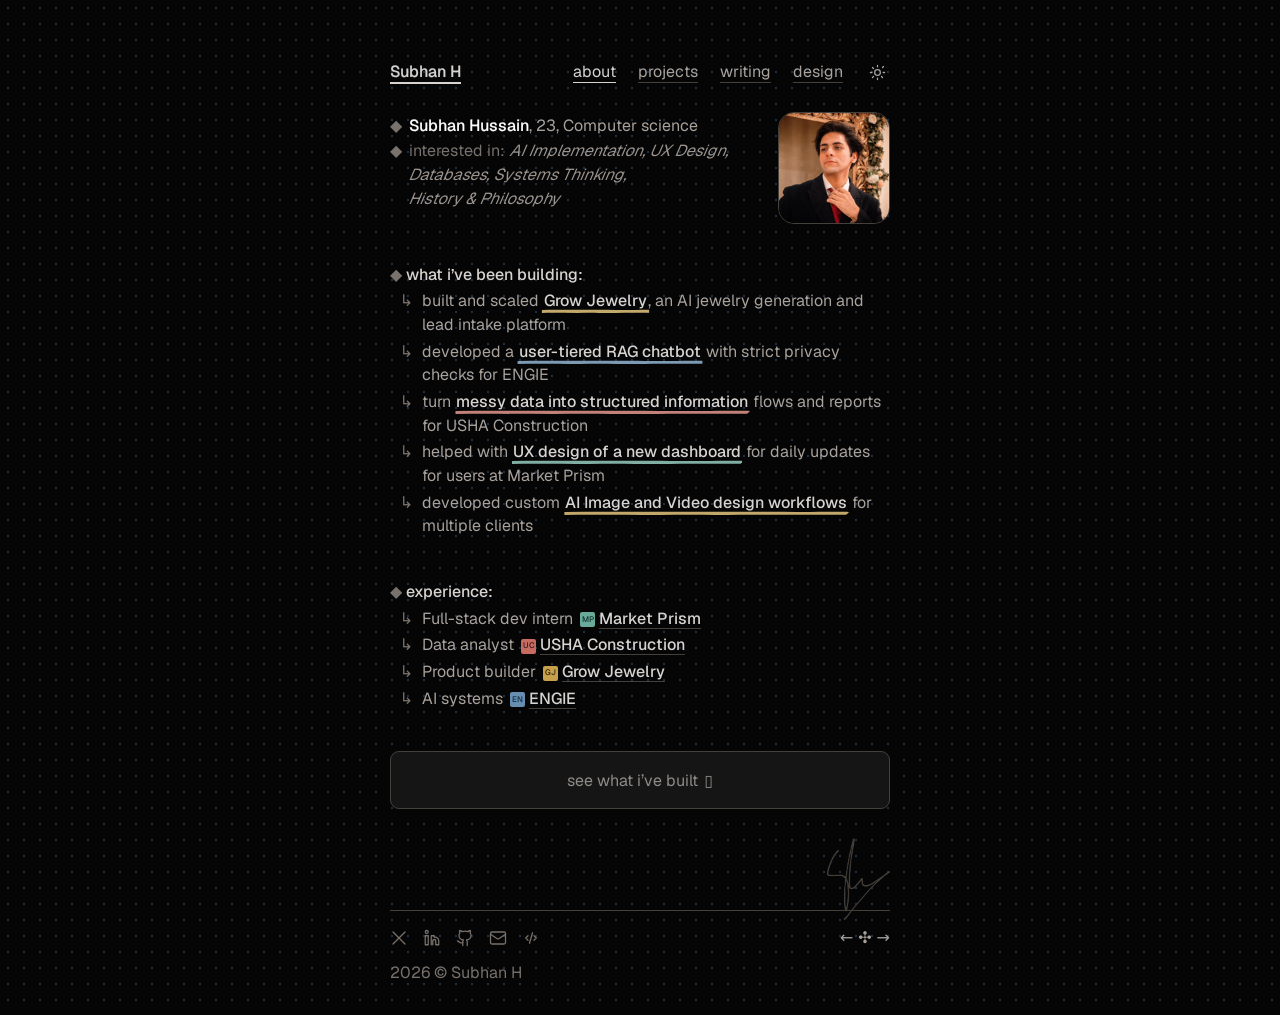
<file: index.html>
<!doctype html>
<html lang="en" data-page="about">
  <head>
    <meta charset="UTF-8">
    <meta name="viewport" content="width=device-width, initial-scale=1">
    <meta name="description" content="Personal resume, projects, and writing.">
    <title>Subhan H</title>
    <script>
      try {
        document.documentElement.dataset.theme = localStorage.getItem("theme") || "dark";
      } catch (_) { document.documentElement.dataset.theme = "light"; }
    </script>
    <link rel="stylesheet" href="styles.css?v=site-intro-4">
    <link rel="icon" type="image/png" href="assets/signature-favicon.png?v=1">
  </head>
  <body>
    <div class="page-shell">
      <header class="site-header">
        <a class="brand text-link js-name" href="index.html">Subhan H</a>
        <nav aria-label="Primary navigation">
          <a class="text-link active" href="index.html">about</a>
          <a class="text-link" href="projects.html">projects</a>
          <a class="text-link" href="writing.html">writing</a>
          <a class="text-link" href="design.html">design</a>
        </nav>
        <button class="icon-button js-theme" aria-label="Toggle color theme"></button>
      </header>

      <section class="site-intro js-site-intro" aria-label="Profile introduction"></section>

      <main>
        <section class="intro" aria-label="Resume overview">
          <div class="intro-section">
            <h2>◆ <em>what i’ve been building:</em></h2>
            <ul class="branch-list" id="highlights"></ul>
          </div>
          <div class="intro-section">
            <h2>◆ <em>experience:</em></h2>
            <ul class="branch-list experience-list" id="experience"></ul>
          </div>
        </section>
        <a class="work-cta" href="projects.html">see what i’ve built <span aria-hidden="true">▯</span></a>
        <div class="signature" aria-label="Personal signature">
          <img src="assets/signature-line-light.png" alt="">
        </div>
      </main>

      <footer id="site-footer"></footer>
    </div>
    <div id="command-palette"></div>
    <script src="site-data.js?v=site-intro-1"></script>
    <script src="script.js?v=site-intro-3"></script>
  </body>
</html>
</file>
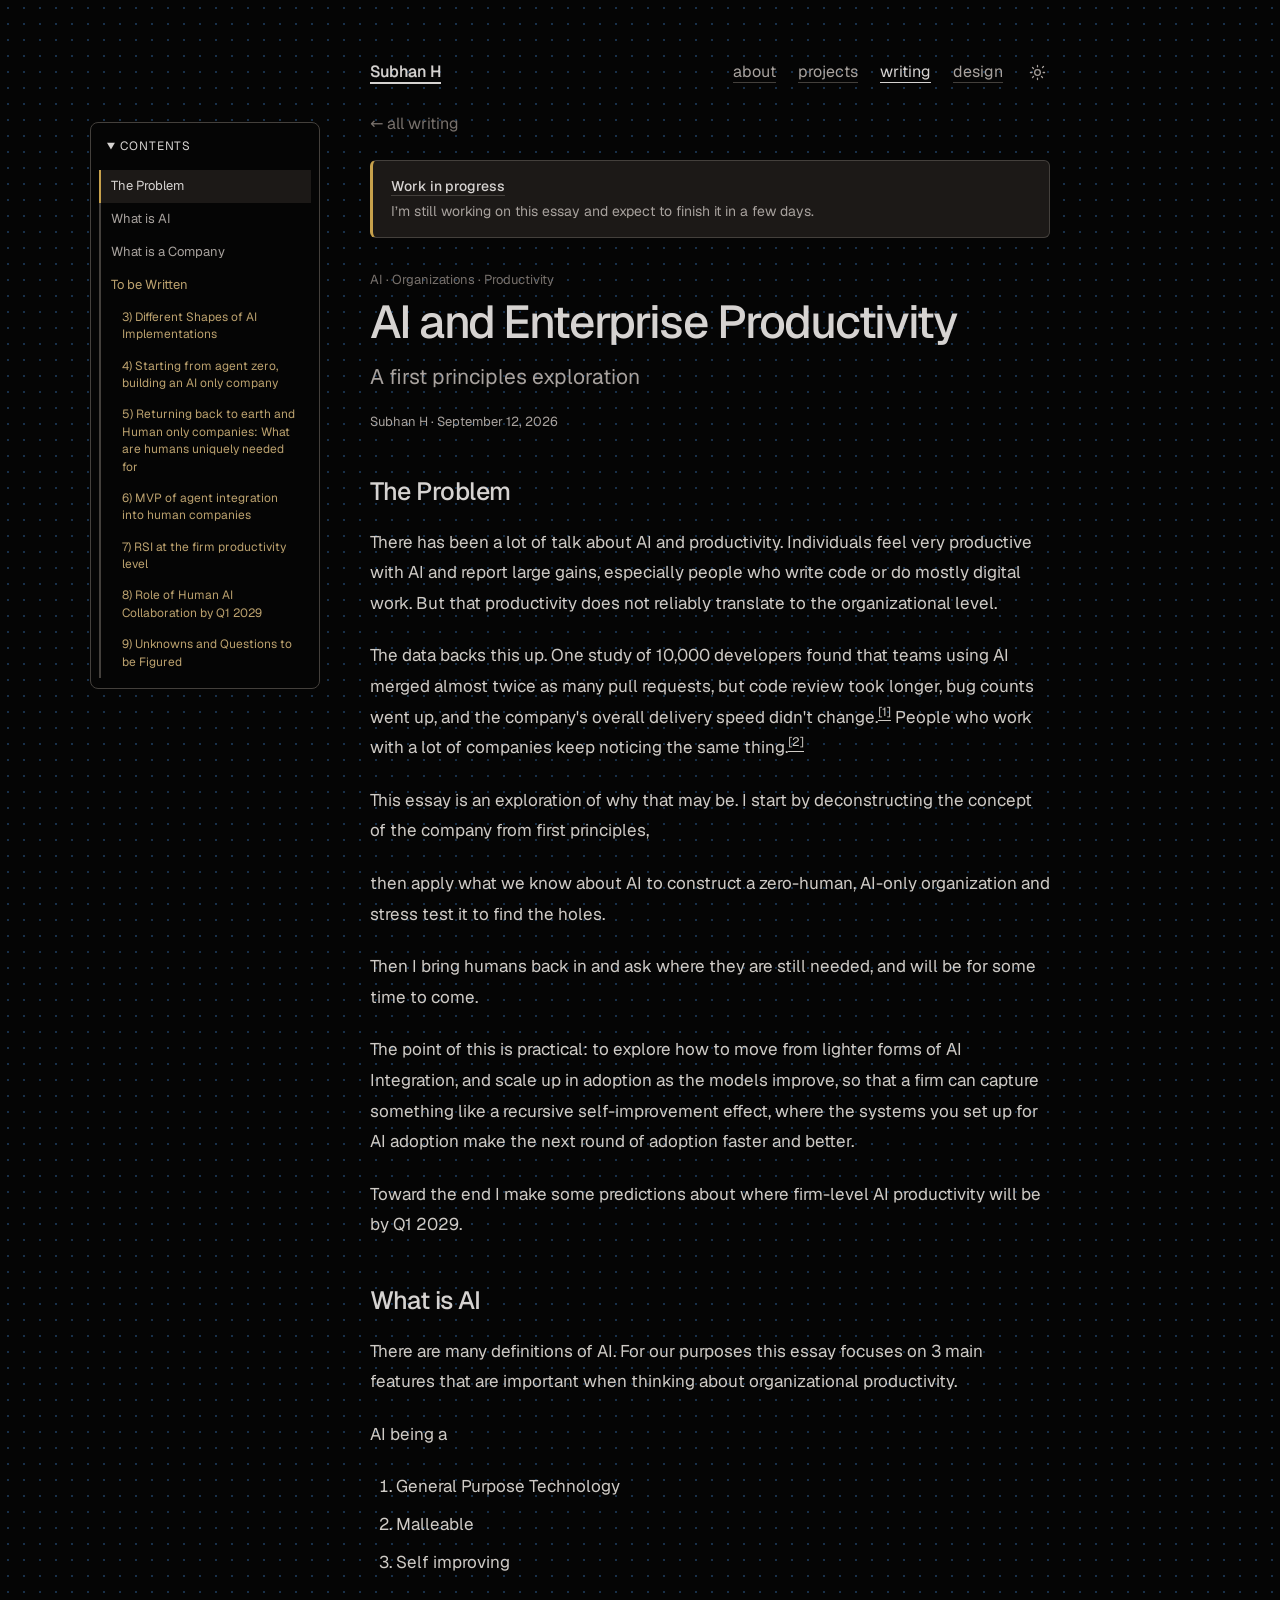
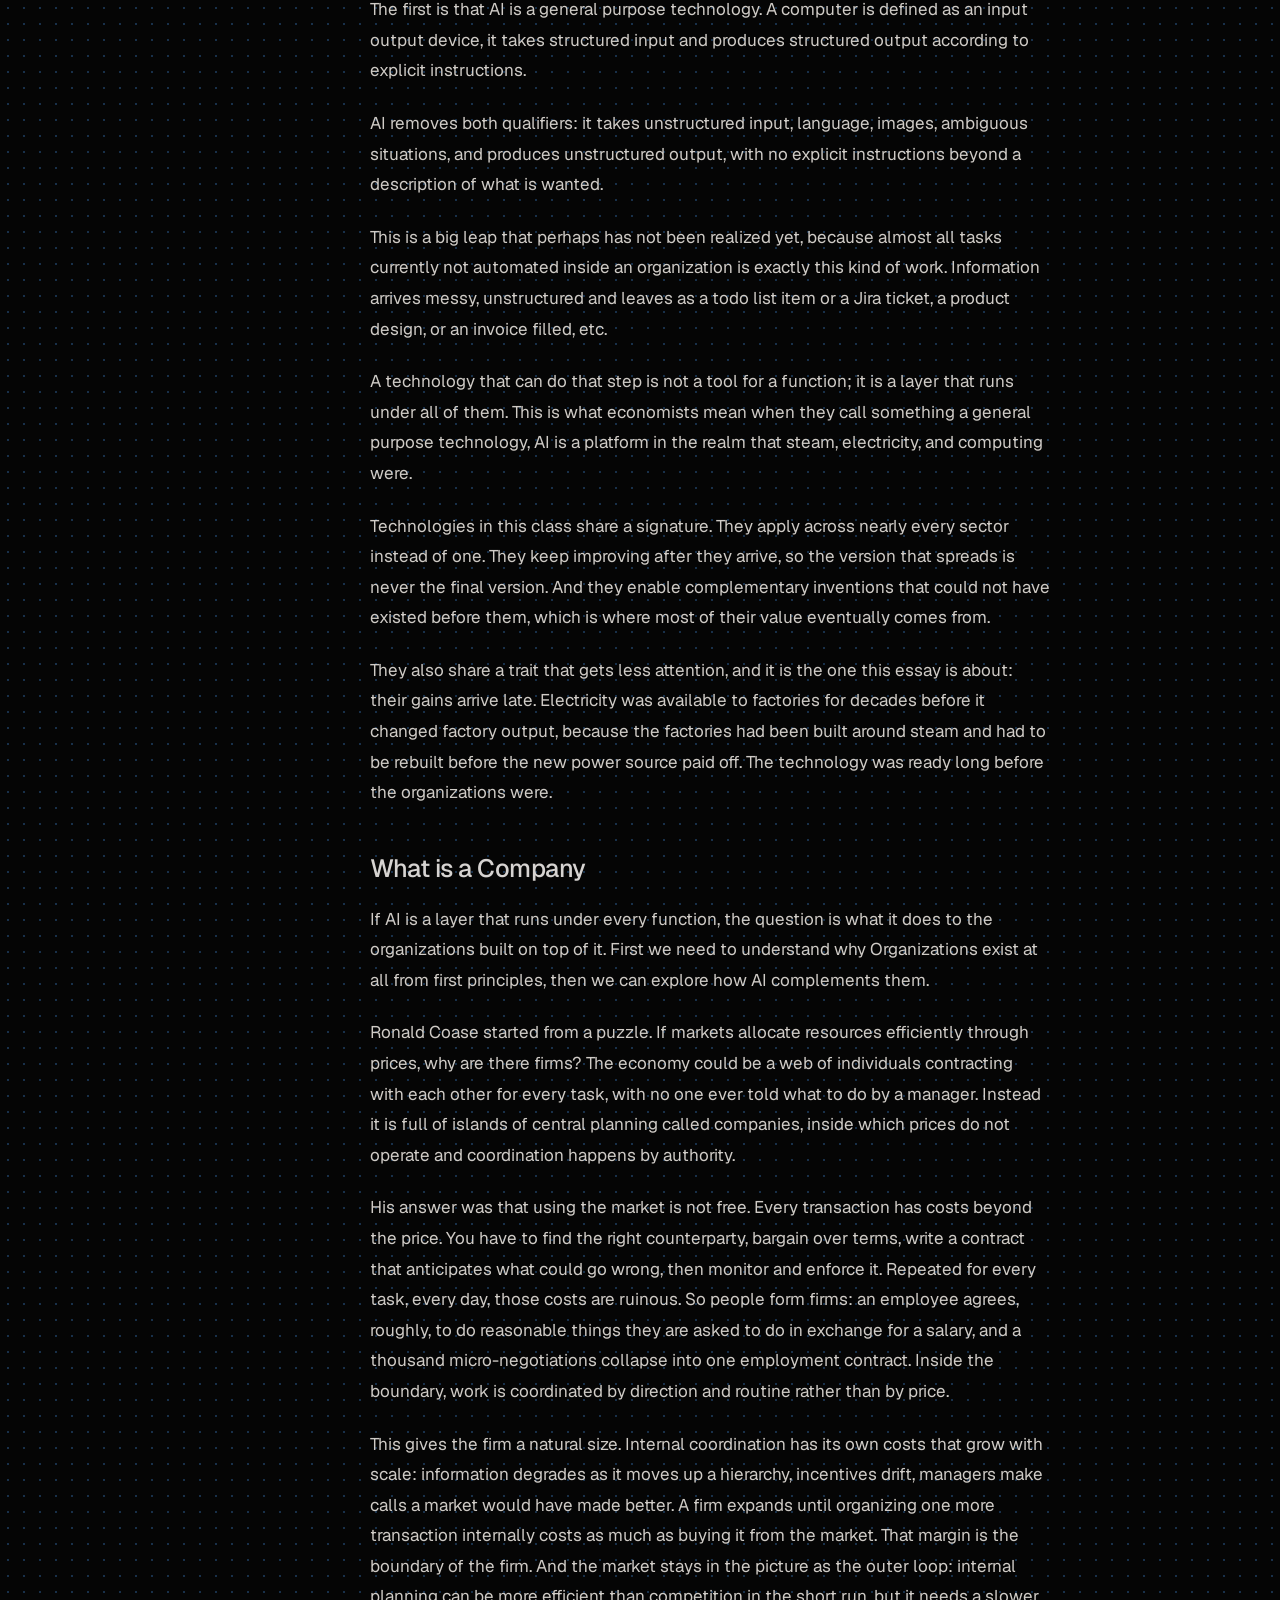
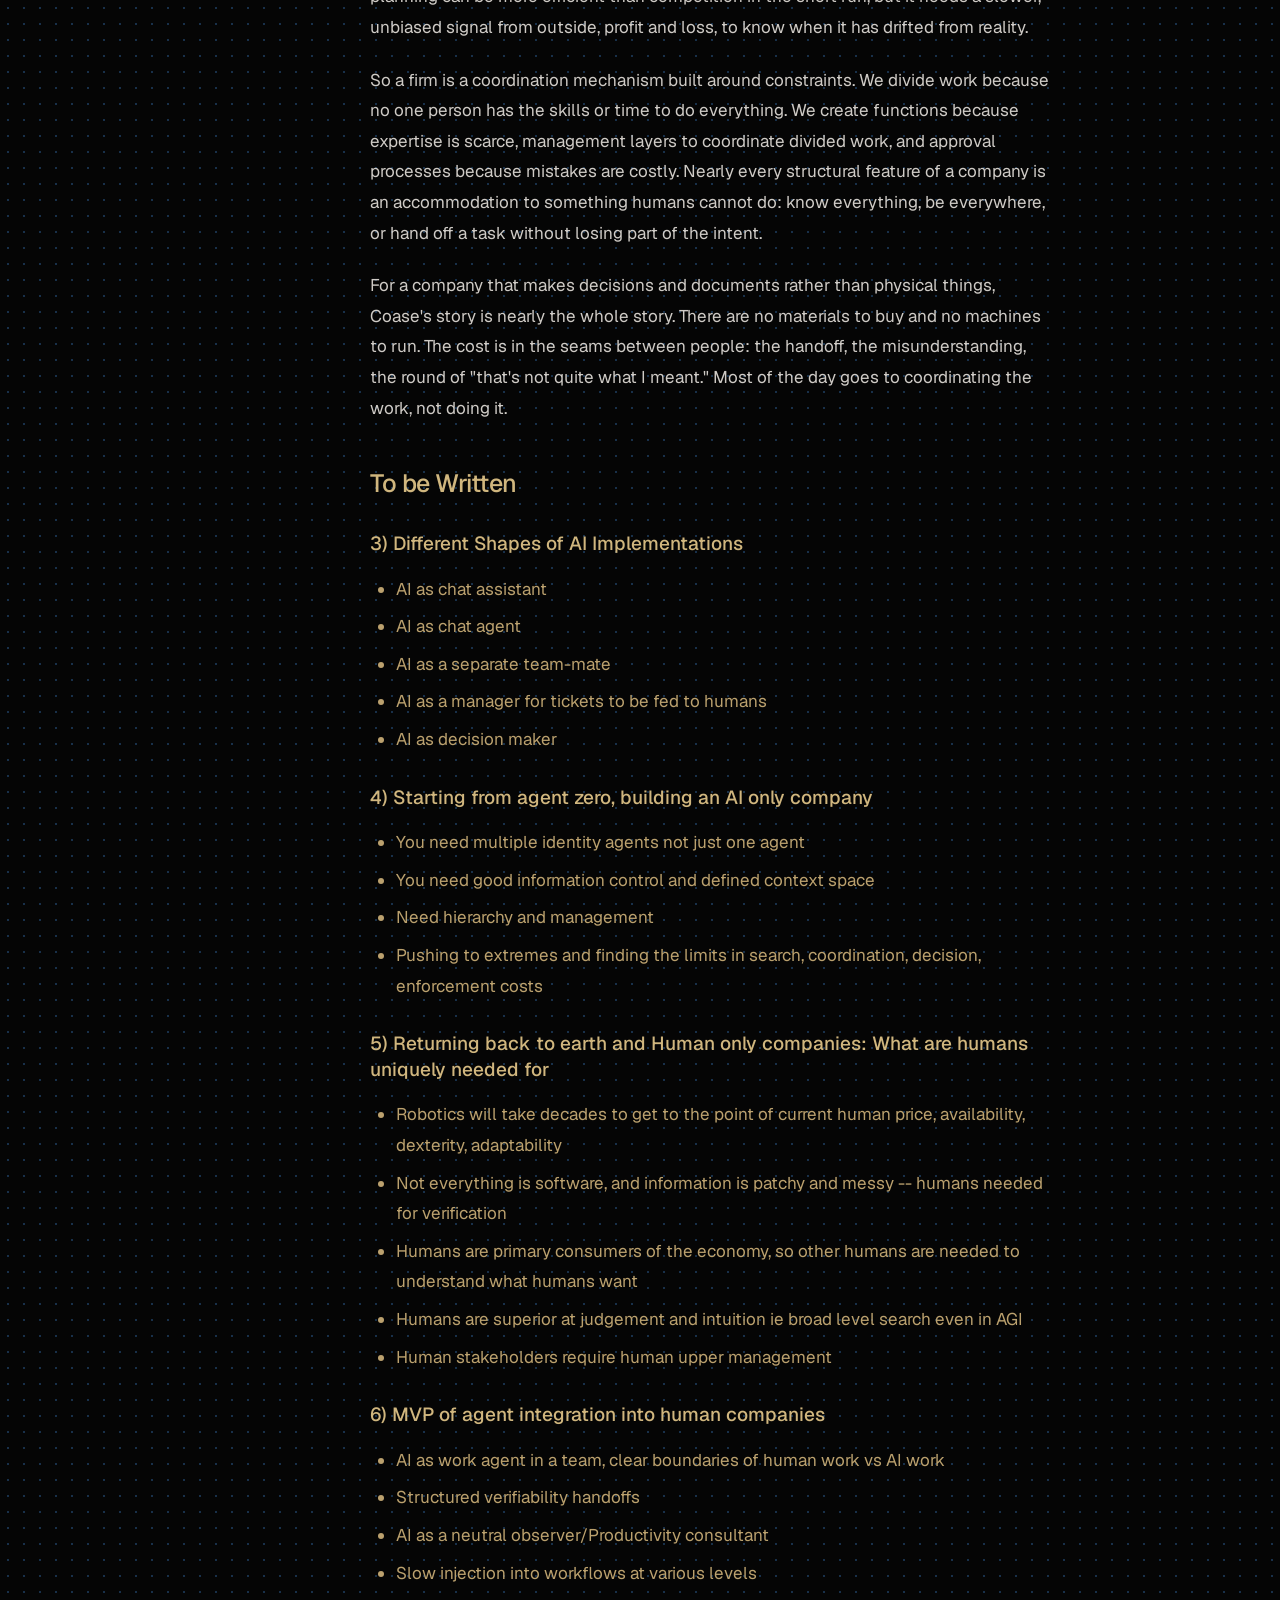
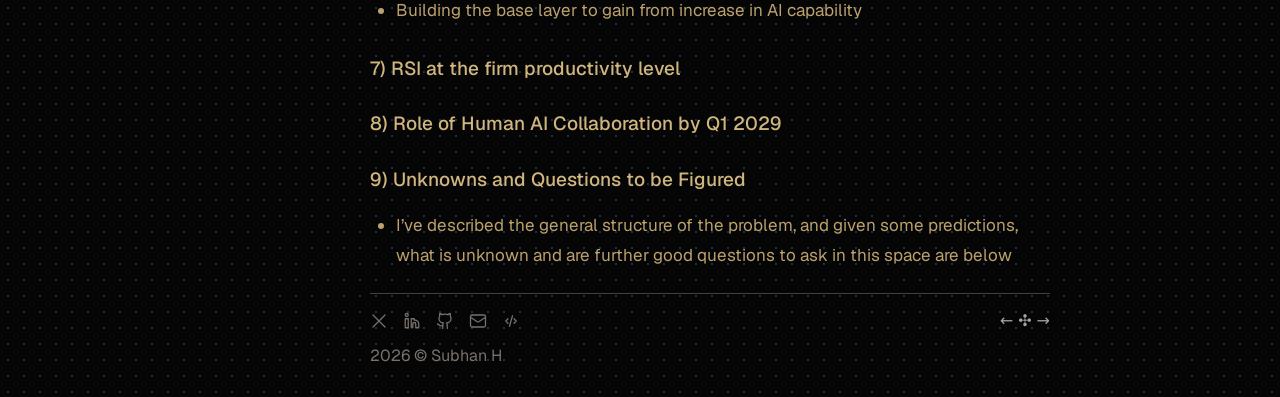
<file: ai-enterprise-productivity.html>
<!doctype html>
<html lang="en" data-page="writing" data-title="AI and Enterprise Productivity">
  <head>
    <meta charset="UTF-8">
    <meta name="viewport" content="width=device-width, initial-scale=1">
    <meta name="description" content="A first-principles exploration of AI, organizational productivity, and the structure of the firm. Work in progress.">
    <title>AI and Enterprise Productivity — Subhan H</title>
    <script>
      try {
        document.documentElement.dataset.theme = localStorage.getItem("theme") || "dark";
      } catch (_) { document.documentElement.dataset.theme = "light"; }
    </script>
    <link rel="stylesheet" href="styles.css?v=essay-3">
    <link rel="icon" type="image/png" href="assets/signature-favicon.png?v=1">
  </head>
  <body>
    <div class="page-shell essay-shell">
      <header class="site-header">
        <a class="brand text-link js-name" href="index.html">Subhan H</a>
        <nav aria-label="Primary navigation">
          <a class="text-link" href="index.html">about</a>
          <a class="text-link" href="projects.html">projects</a>
          <a class="text-link active" href="writing.html">writing</a>
          <a class="text-link" href="design.html">design</a>
        </nav>
        <button class="icon-button js-theme" aria-label="Toggle color theme"></button>
      </header>



      <main class="essay-layout">
        <aside class="essay-sidebar">
          <details class="essay-contents" open>
            <summary>Contents</summary>
            <nav aria-label="Article contents"><a class="toc-link toc-level-2" href="#the-problem">The Problem</a>
<a class="toc-link toc-level-2" href="#what-is-ai">What is AI</a>
<a class="toc-link toc-level-2" href="#what-is-a-company">What is a Company</a>
<a class="toc-link toc-unfinished toc-level-2" href="#to-be-written">To be Written</a>
<a class="toc-link toc-unfinished toc-level-3" href="#3-different-shapes-of-ai-implementations">3) Different Shapes of AI Implementations</a>
<a class="toc-link toc-unfinished toc-level-3" href="#4-starting-from-agent-zero-building-an-ai-only-company">4) Starting from agent zero, building an AI only company</a>
<a class="toc-link toc-unfinished toc-level-3" href="#5-returning-back-to-earth-and-human-only-companies-what-are-humans-uniquely-needed-for">5) Returning back to earth and Human only companies: What are humans uniquely needed for</a>
<a class="toc-link toc-unfinished toc-level-3" href="#6-mvp-of-agent-integration-into-human-companies">6) MVP of agent integration into human companies</a>
<a class="toc-link toc-unfinished toc-level-3" href="#7-rsi-at-the-firm-productivity-level">7) RSI at the firm productivity level</a>
<a class="toc-link toc-unfinished toc-level-3" href="#8-role-of-human-ai-collaboration-by-q1-2029">8) Role of Human AI Collaboration by Q1 2029</a>
<a class="toc-link toc-unfinished toc-level-3" href="#9-unknowns-and-questions-to-be-figured">9) Unknowns and Questions to be Figured</a></nav>
          </details>
        </aside>
        <article class="essay">
          <a class="article-back" href="writing.html">← all writing</a>
          <div class="essay-banner"><strong>Work in progress</strong><span>I’m still working on this essay and expect to finish it in a few days.</span></div>
          <header class="essay-header">
            <p class="article-kicker">AI · Organizations · Productivity</p>
            <h1>AI and Enterprise Productivity</h1>
            <p class="essay-subtitle">A first principles exploration</p>
            <p class="essay-byline">Subhan H · <time datetime="2026-09-12">September 12, 2026</time></p>
          </header>
          <div class="essay-body"><h2 id="the-problem">The Problem</h2>
<p>There has been a lot of talk about AI and productivity. Individuals feel very productive with AI and report large gains, especially people who write code or do mostly digital work. But that productivity does not reliably translate to the organizational level.</p>
<p>The data backs this up. One study of 10,000 developers found that teams using AI merged almost twice as many pull requests, but code review took longer, bug counts went up, and the company's overall delivery speed didn't change.<sup><a href="https://cdn.prod.website-files.com/66f2fa250759eeb1f2b1199a/68d6e93f3060b3c8a32e72bf_AI_Engineering_Impact_Report_July_2025_Faros_AI.pdf">[1]</a></sup> People who work with a lot of companies keep noticing the same thing.<sup><a href="https://x.com/ashpreetbedi/status/2083244572218708412">[2]</a></sup></p>
<p>This essay is an exploration of why that may be. I start by deconstructing the concept of the company from first principles, </p>
<p>then apply what we know about AI to construct a zero-human, AI-only organization and stress test it to find the holes. </p>
<p>Then I bring humans back in and ask where they are still needed, and will be for some time to come.</p>
<p>The point of this is practical: to explore how to move from lighter forms of AI Integration, and scale up in adoption as the models improve, so that a firm can capture something like a recursive self-improvement effect, where the systems you set up for AI adoption make the next round of adoption faster and better. </p>
<p>Toward the end I make some predictions about where firm-level AI productivity will be by Q1 2029.</p>
<h2 id="what-is-ai">What is AI</h2>
<p>There are many definitions of AI. For our purposes this essay focuses on 3 main <em>features</em> that are important when thinking about organizational productivity. </p>
<p>AI being a</p>
<ol>
<li>General Purpose Technology </li>
<li>Malleable</li>
<li>Self improving </li>
</ol>
<p>The first is that AI is a general purpose technology. A computer is defined as an input output device, it takes structured input and produces structured output according to explicit instructions. </p>
<p>AI removes both qualifiers: it takes unstructured input, language, images, ambiguous situations, and produces unstructured output, with no explicit instructions beyond a description of what is wanted. </p>
<p>This is a big leap that perhaps has not been realized yet, because almost all tasks currently not automated inside an organization is exactly this kind of work. Information arrives messy, unstructured and leaves as a todo list item or a Jira ticket, a product design, or an invoice filled, etc. </p>
<p>A technology that can do that step is not a tool for a function; it is a layer that runs under all of them. This is what economists mean when they call something a general purpose technology, AI is a platform in the realm that steam, electricity, and computing were. </p>
<p>Technologies in this class share a signature. They apply across nearly every sector instead of one. They keep improving after they arrive, so the version that spreads is never the final version. And they enable complementary inventions that could not have existed before them, which is where most of their value eventually comes from.</p>
<p>They also share a trait that gets less attention, and it is the one this essay is about: their gains arrive late. Electricity was available to factories for decades before it changed factory output, because the factories had been built around steam and had to be rebuilt before the new power source paid off. The technology was ready long before the organizations were.</p>
<h2 id="what-is-a-company">What is a Company</h2>
<p>If AI is a layer that runs under every function, the question is what it does to the organizations built on top of it. First we need to understand why Organizations exist at all from first principles, then we can explore how AI complements them. </p>
<p>Ronald Coase started from a puzzle. If markets allocate resources efficiently through prices, why are there firms? The economy could be a web of individuals contracting with each other for every task, with no one ever told what to do by a manager. Instead it is full of islands of central planning called companies, inside which prices do not operate and coordination happens by authority.</p>
<p>His answer was that using the market is not free. Every transaction has costs beyond the price. You have to find the right counterparty, bargain over terms, write a contract that anticipates what could go wrong, then monitor and enforce it. Repeated for every task, every day, those costs are ruinous. So people form firms: an employee agrees, roughly, to do reasonable things they are asked to do in exchange for a salary, and a thousand micro-negotiations collapse into one employment contract. Inside the boundary, work is coordinated by direction and routine rather than by price.</p>
<p>This gives the firm a natural size. Internal coordination has its own costs that grow with scale: information degrades as it moves up a hierarchy, incentives drift, managers make calls a market would have made better. A firm expands until organizing one more transaction internally costs as much as buying it from the market. That margin is the boundary of the firm. And the market stays in the picture as the outer loop: internal planning can be more efficient than competition in the short run, but it needs a slower, unbiased signal from outside, profit and loss, to know when it has drifted from reality.</p>
<p>So a firm is a coordination mechanism built around constraints. We divide work because no one person has the skills or time to do everything. We create functions because expertise is scarce, management layers to coordinate divided work, and approval processes because mistakes are costly. Nearly every structural feature of a company is an accommodation to something humans cannot do: know everything, be everywhere, or hand off a task without losing part of the intent.</p>
<p>For a company that makes decisions and documents rather than physical things, Coase's story is nearly the whole story. There are no materials to buy and no machines to run. The cost is in the seams between people: the handoff, the misunderstanding, the round of "that's not quite what I meant." Most of the day goes to coordinating the work, not doing it.</p>
<section class="essay-unfinished" aria-labelledby="to-be-written">
<h2 id="to-be-written">To be Written</h2>
<h3 id="3-different-shapes-of-ai-implementations">3) Different Shapes of AI Implementations</h3>
<ul>
<li>AI as chat assistant   </li>
<li>AI as chat agent   </li>
<li>AI as a separate team-mate   </li>
<li>AI as a manager for tickets to be fed to humans   </li>
<li>AI as decision maker </li>
</ul>
<h3 id="4-starting-from-agent-zero-building-an-ai-only-company">4) Starting from agent zero, building an AI only company</h3>
<ul>
<li>You need multiple identity agents not just one agent  </li>
<li>You need good information control and defined context space  </li>
<li>Need hierarchy and management   </li>
<li>Pushing to extremes and finding the limits in search, coordination, decision, enforcement costs  </li>
</ul>
<h3 id="5-returning-back-to-earth-and-human-only-companies-what-are-humans-uniquely-needed-for">5) Returning back to earth and Human only companies: What are humans uniquely needed for</h3>
<ul>
<li>Robotics will take decades to get to the point of current human price, availability, dexterity, adaptability   </li>
<li>Not everything is software, and information is patchy and messy -- humans needed for verification   </li>
<li>Humans are primary consumers of the economy, so other humans are needed to understand what humans want   </li>
<li>Humans are superior at judgement and intuition ie broad level search even in AGI  </li>
<li>Human stakeholders require human upper management   </li>
</ul>
<h3 id="6-mvp-of-agent-integration-into-human-companies">6) MVP of agent integration into human companies</h3>
<ul>
<li>AI as work agent in a team, clear boundaries of human work vs AI work  </li>
<li>Structured verifiability handoffs  </li>
<li>AI as a neutral observer/Productivity consultant   </li>
<li>Slow injection into workflows at various levels   </li>
<li>Building the base layer to gain from increase in AI capability </li>
</ul>
<h3 id="7-rsi-at-the-firm-productivity-level">7) RSI at the firm productivity level</h3>
<h3 id="8-role-of-human-ai-collaboration-by-q1-2029">8) Role of Human AI Collaboration by Q1 2029</h3>
<h3 id="9-unknowns-and-questions-to-be-figured">9) Unknowns and Questions to be Figured</h3>
<ul>
<li>I’ve described the general structure of the problem, and given some predictions, what is unknown and are further good questions to ask in this space are below</li>
</ul>
</section></div>
        </article>
      </main>

      <footer id="site-footer"></footer>
    </div>
    <div id="command-palette"></div>
    <script src="site-data.js?v=site-intro-1"></script>
    <script src="script.js?v=site-intro-3"></script>
    <script src="article.js?v=1"></script>
  </body>
</html>
</file>
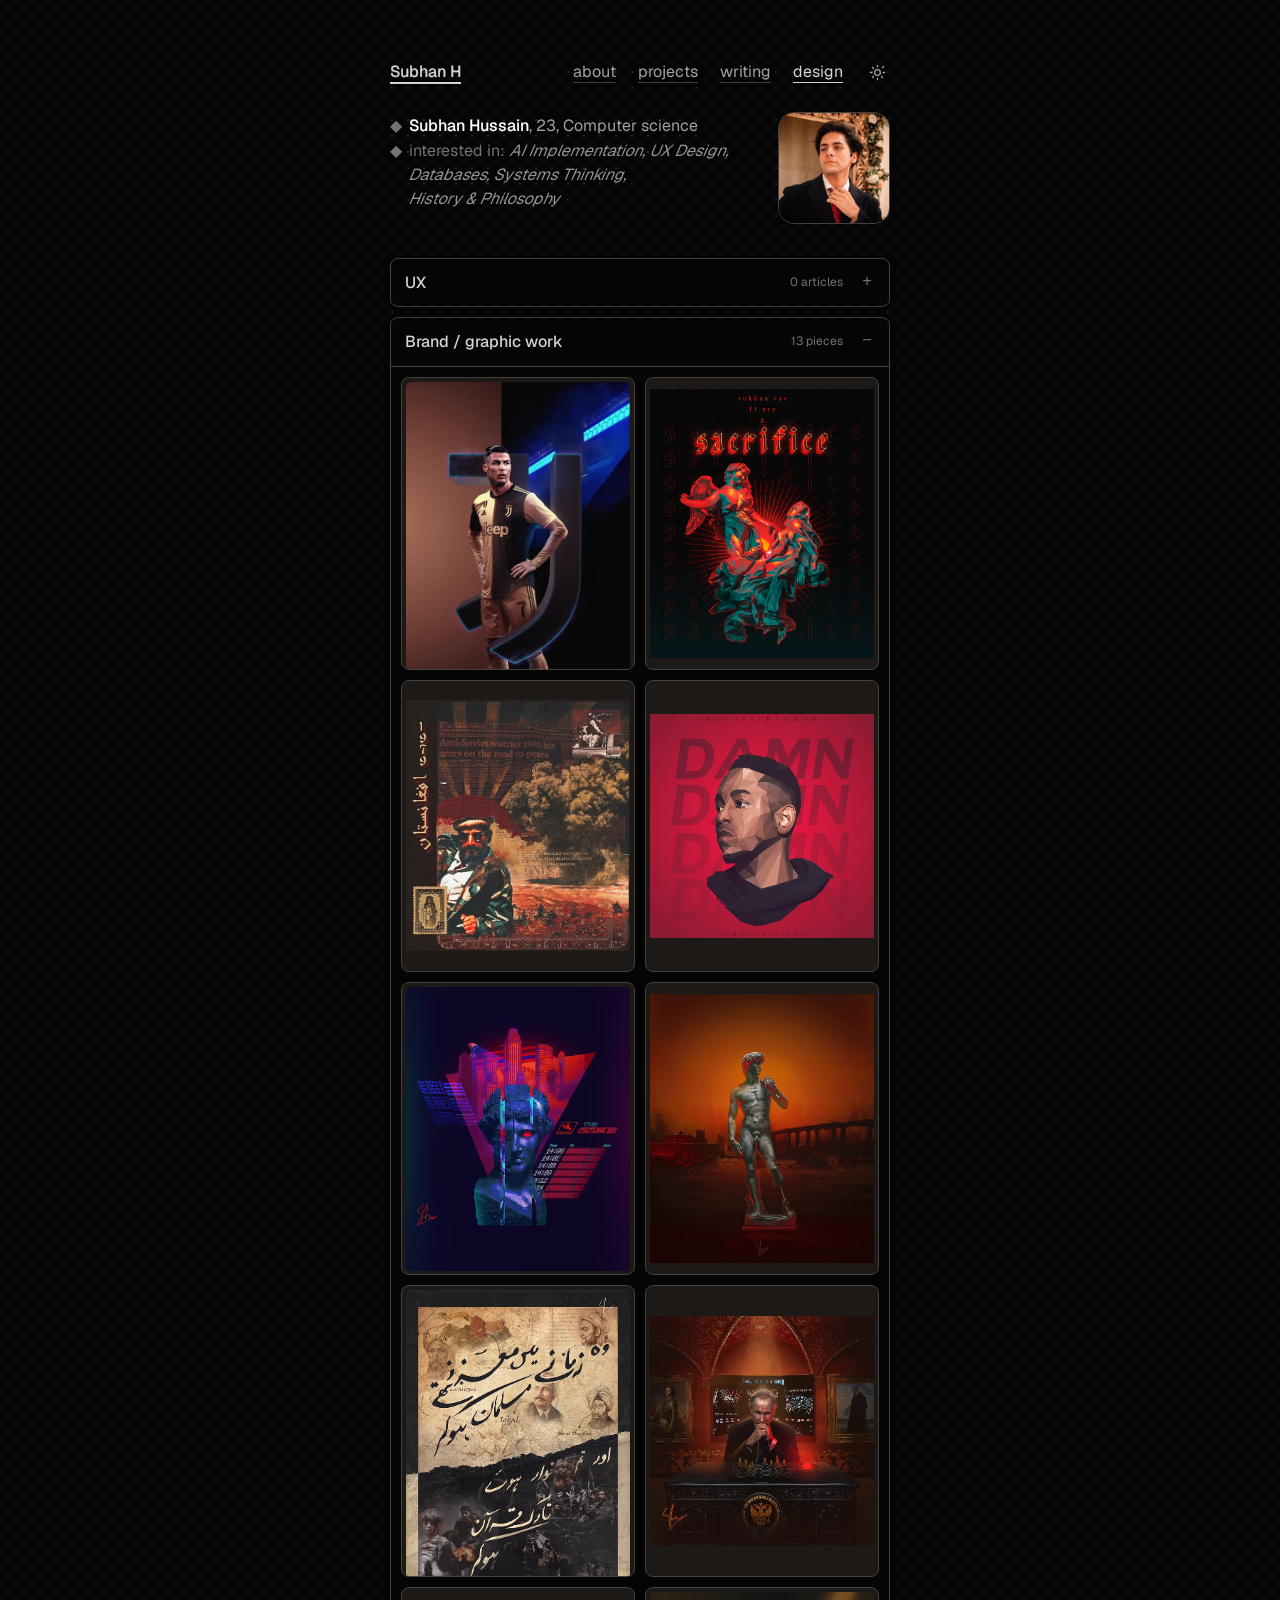
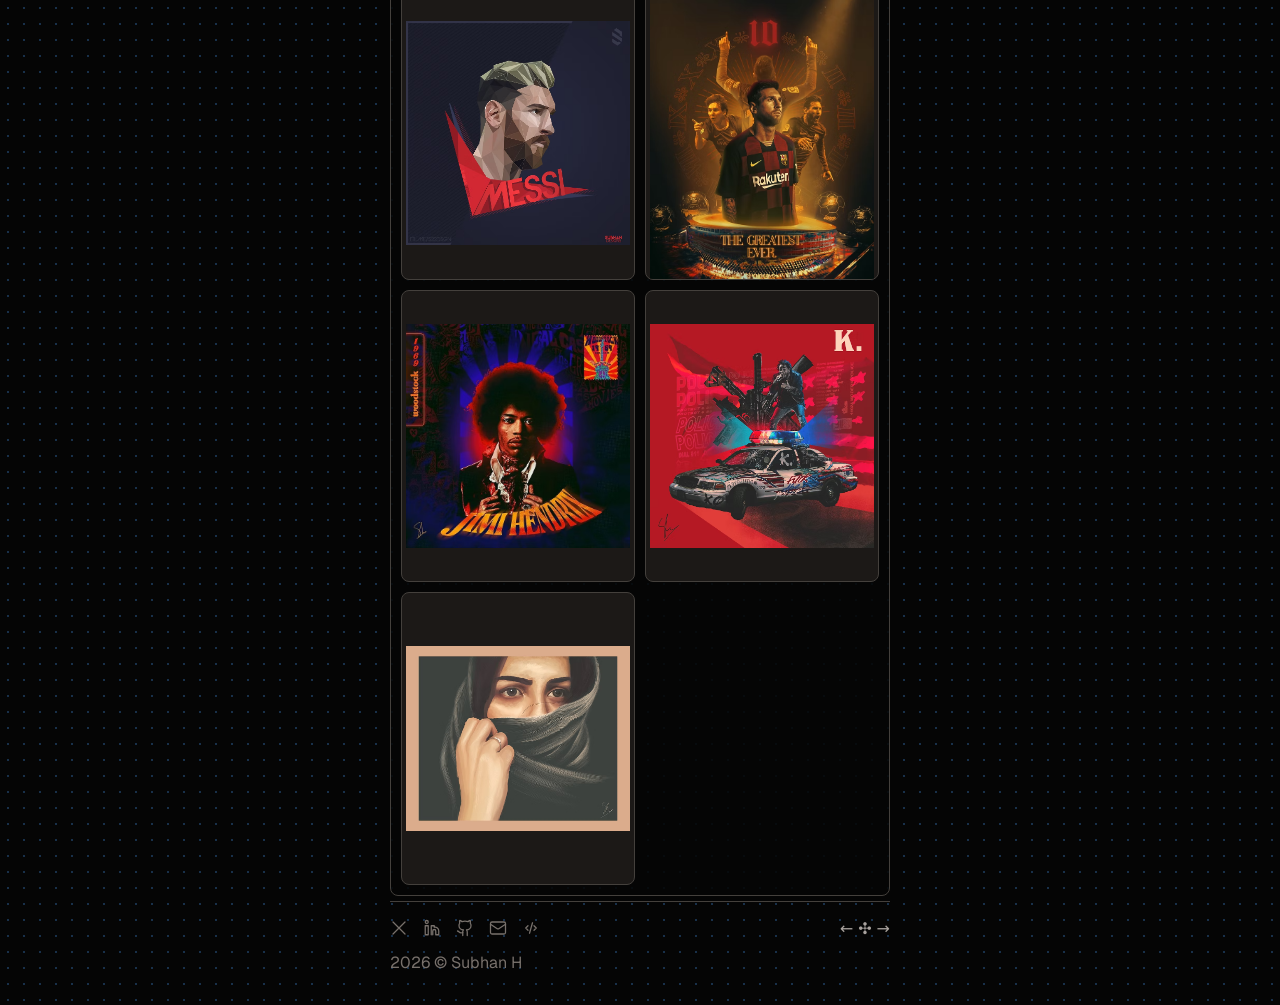
<file: design.html>
<!doctype html>
<html lang="en" data-page="design">
  <head>
    <meta charset="UTF-8">
    <meta name="viewport" content="width=device-width, initial-scale=1">
    <meta name="description" content="Design and technical decisions behind selected projects.">
    <title>Design — Subhan H</title>
    <script>
      try {
        document.documentElement.dataset.theme = localStorage.getItem("theme") || "dark";
      } catch (_) { document.documentElement.dataset.theme = "light"; }
    </script>
    <link rel="stylesheet" href="styles.css?v=site-intro-4">
    <link rel="icon" type="image/png" href="assets/signature-favicon.png?v=1">
  </head>
  <body>
    <div class="page-shell">
      <header class="site-header">
        <a class="brand text-link js-name" href="index.html">Subhan H</a>
        <nav aria-label="Primary navigation">
          <a class="text-link" href="index.html">about</a>
          <a class="text-link" href="projects.html">projects</a>
          <a class="text-link" href="writing.html">writing</a>
          <a class="text-link active" href="design.html">design</a>
        </nav>
        <button class="icon-button js-theme" aria-label="Toggle color theme"></button>
      </header>

      <section class="site-intro js-site-intro" aria-label="Profile introduction"></section>

      <main>
        <div class="design-accordion">
          <details class="design-section" name="design-sections">
            <summary><span>UX</span><span class="section-count">0 articles</span></summary>
            <div class="section-body">
              <section class="ux-article-grid" id="ux-article-grid" aria-label="UX case study articles"></section>
            </div>
          </details>

          <details class="design-section" name="design-sections" open>
            <summary><span>Brand / graphic work</span><span class="section-count">13 pieces</span></summary>
            <div class="section-body brand-body">
              <div class="brand-grid" id="brand-grid" aria-label="Brand and graphic design work"></div>
            </div>
          </details>
        </div>
      </main>

      <footer id="site-footer"></footer>
    </div>
    <div id="command-palette"></div>
    <script src="site-data.js?v=site-intro-1"></script>
    <script src="script.js?v=site-intro-3"></script>
  </body>
</html>
</file>
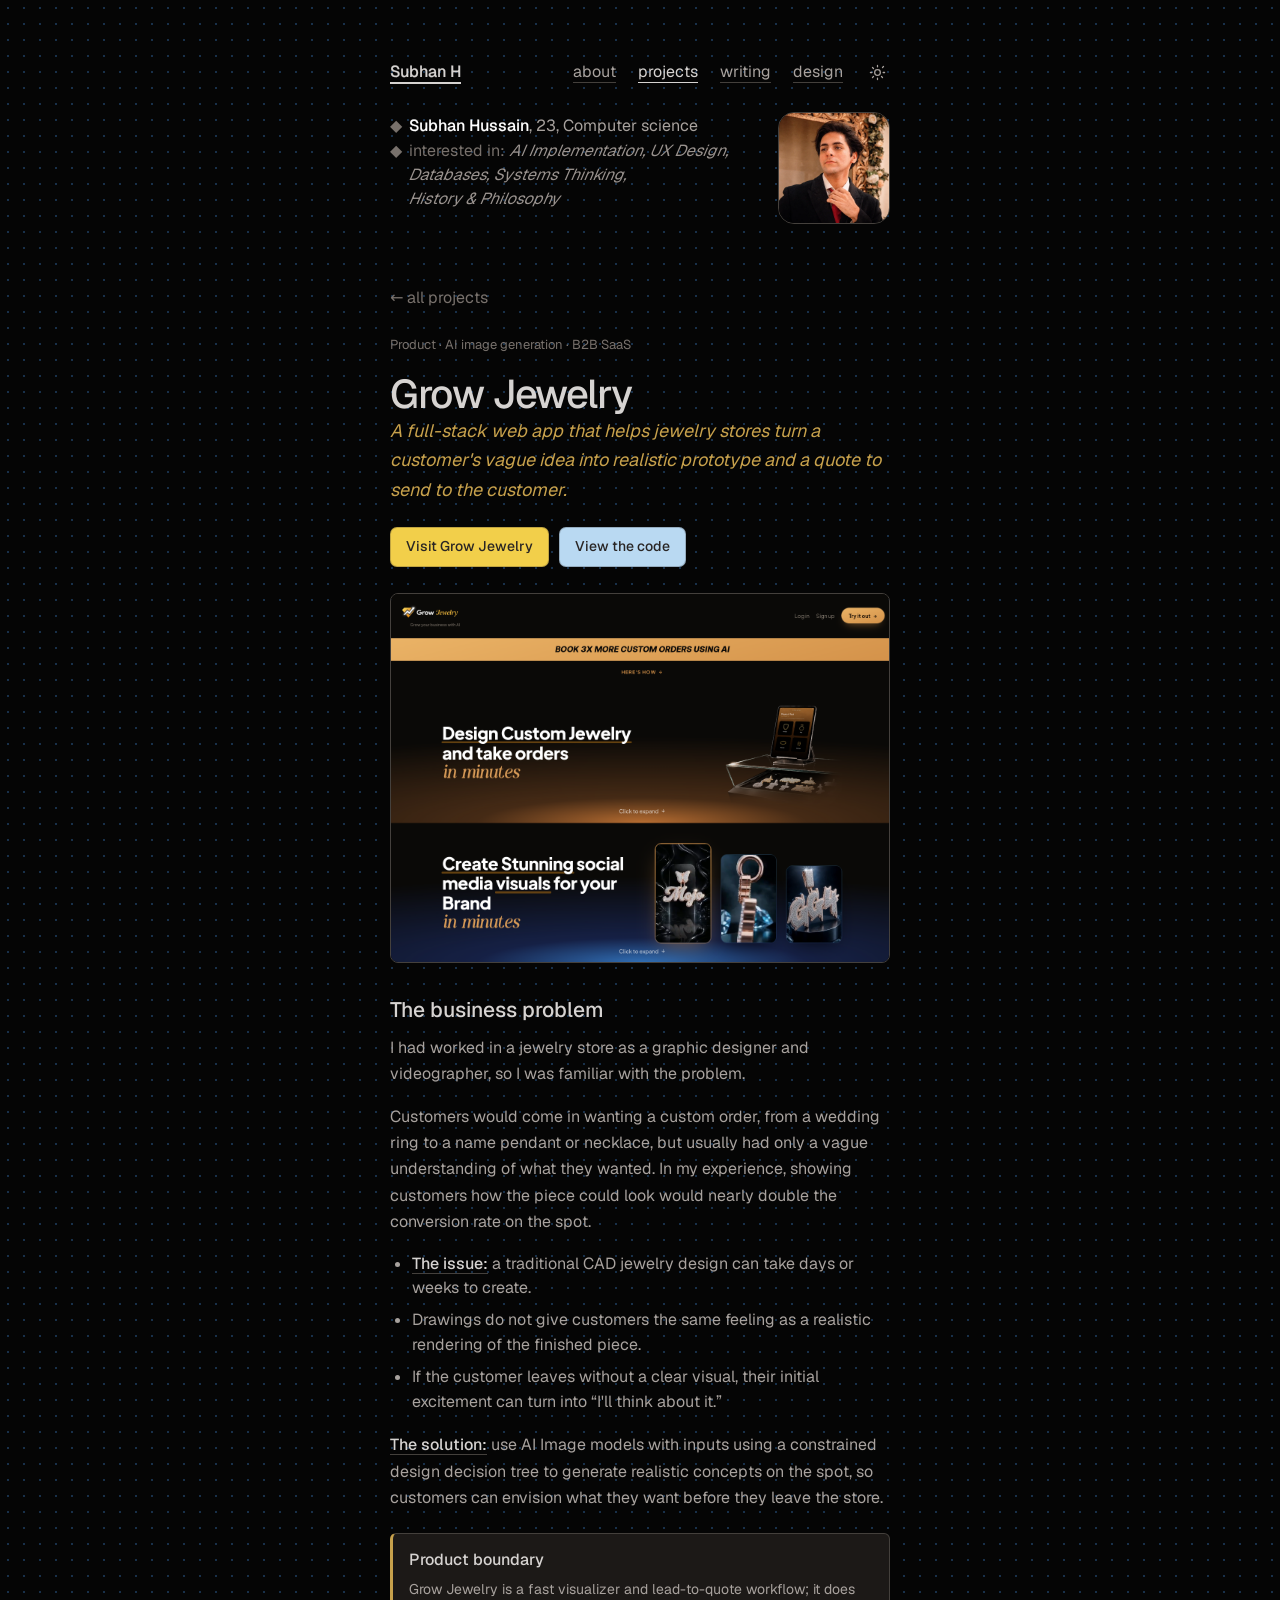
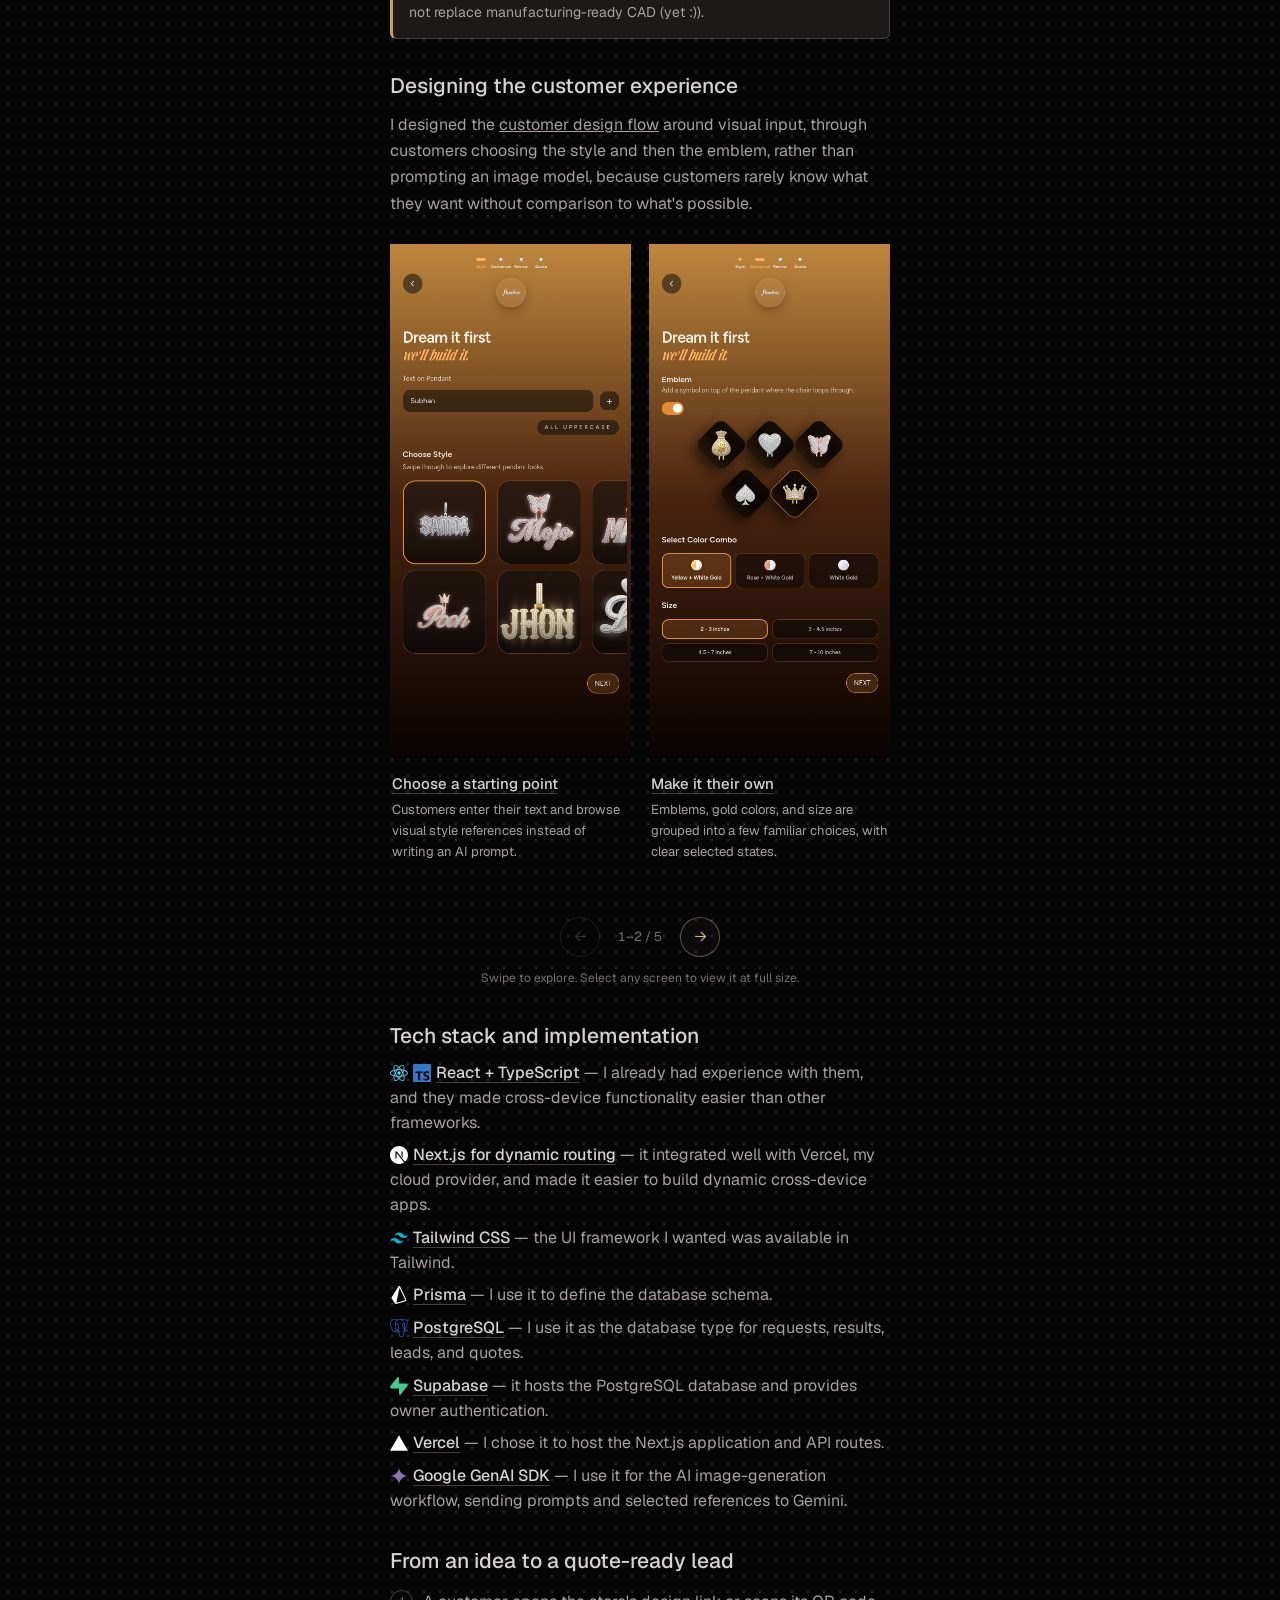
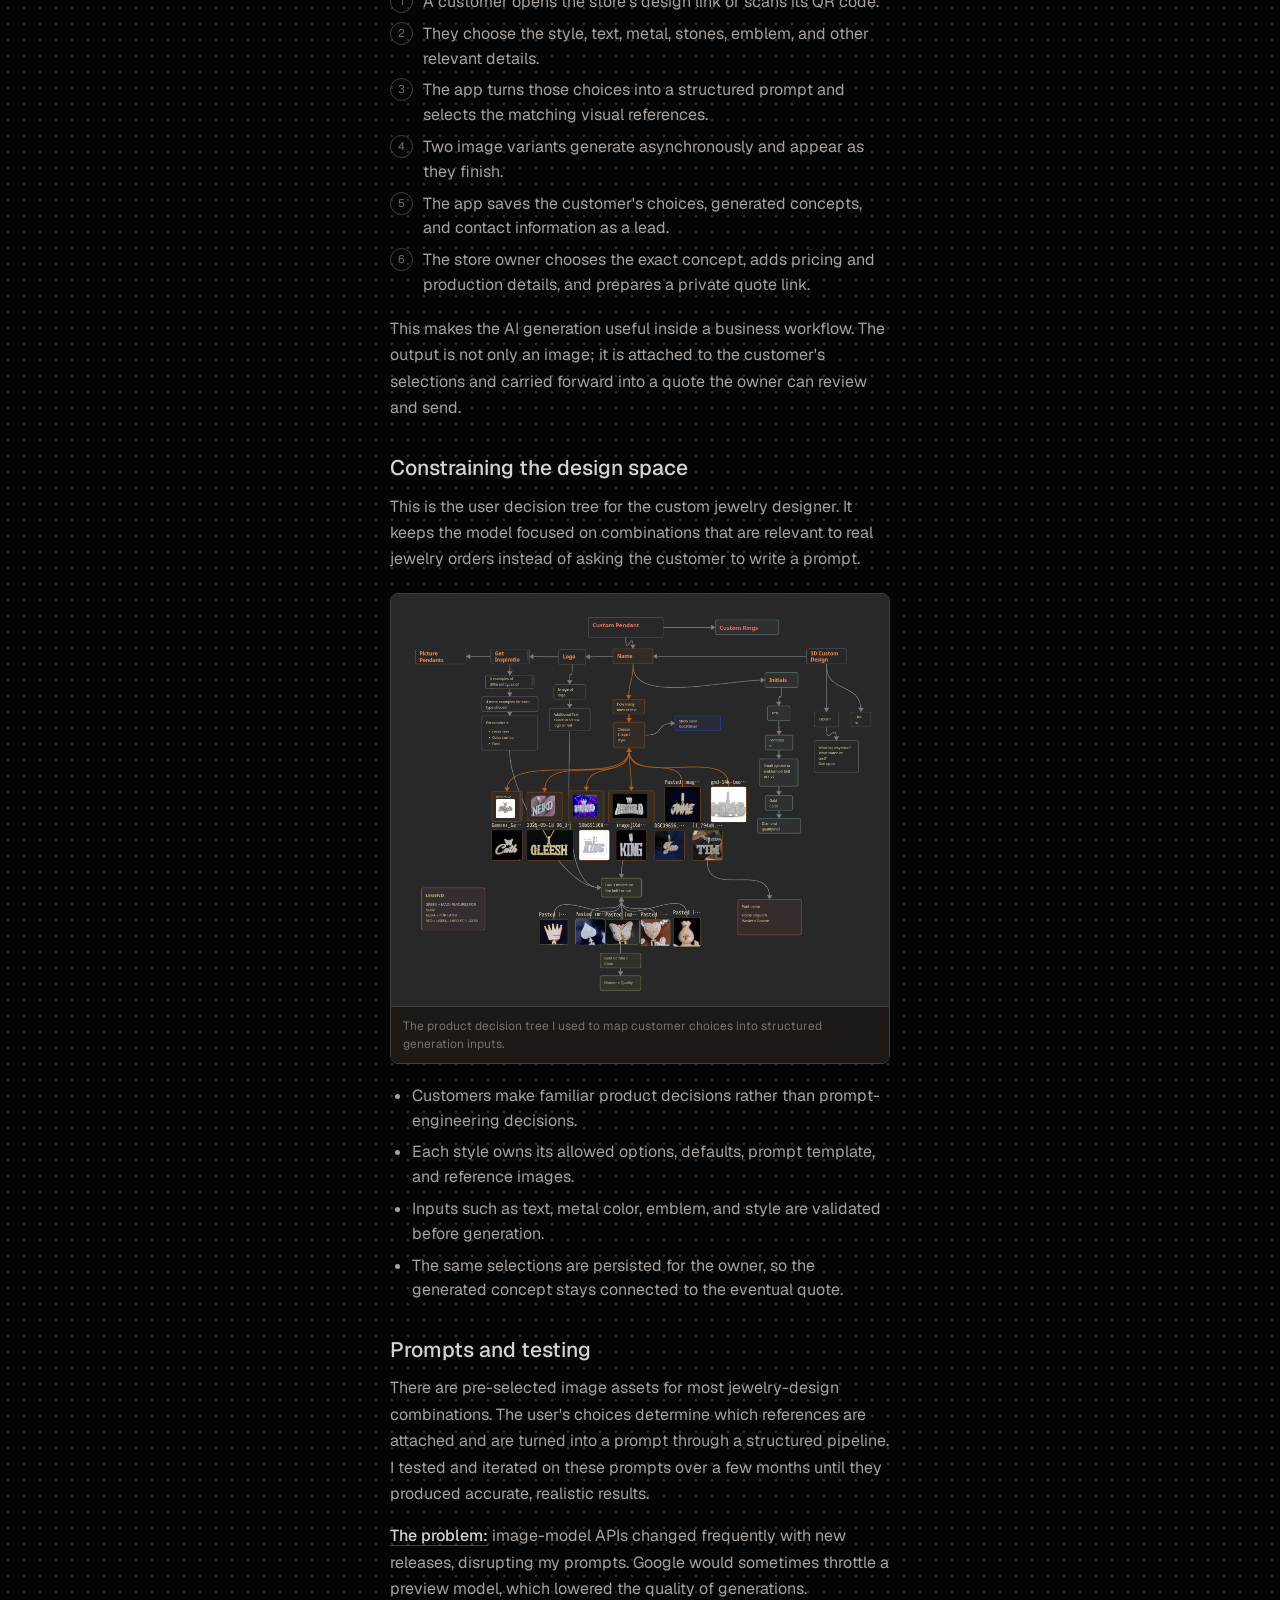
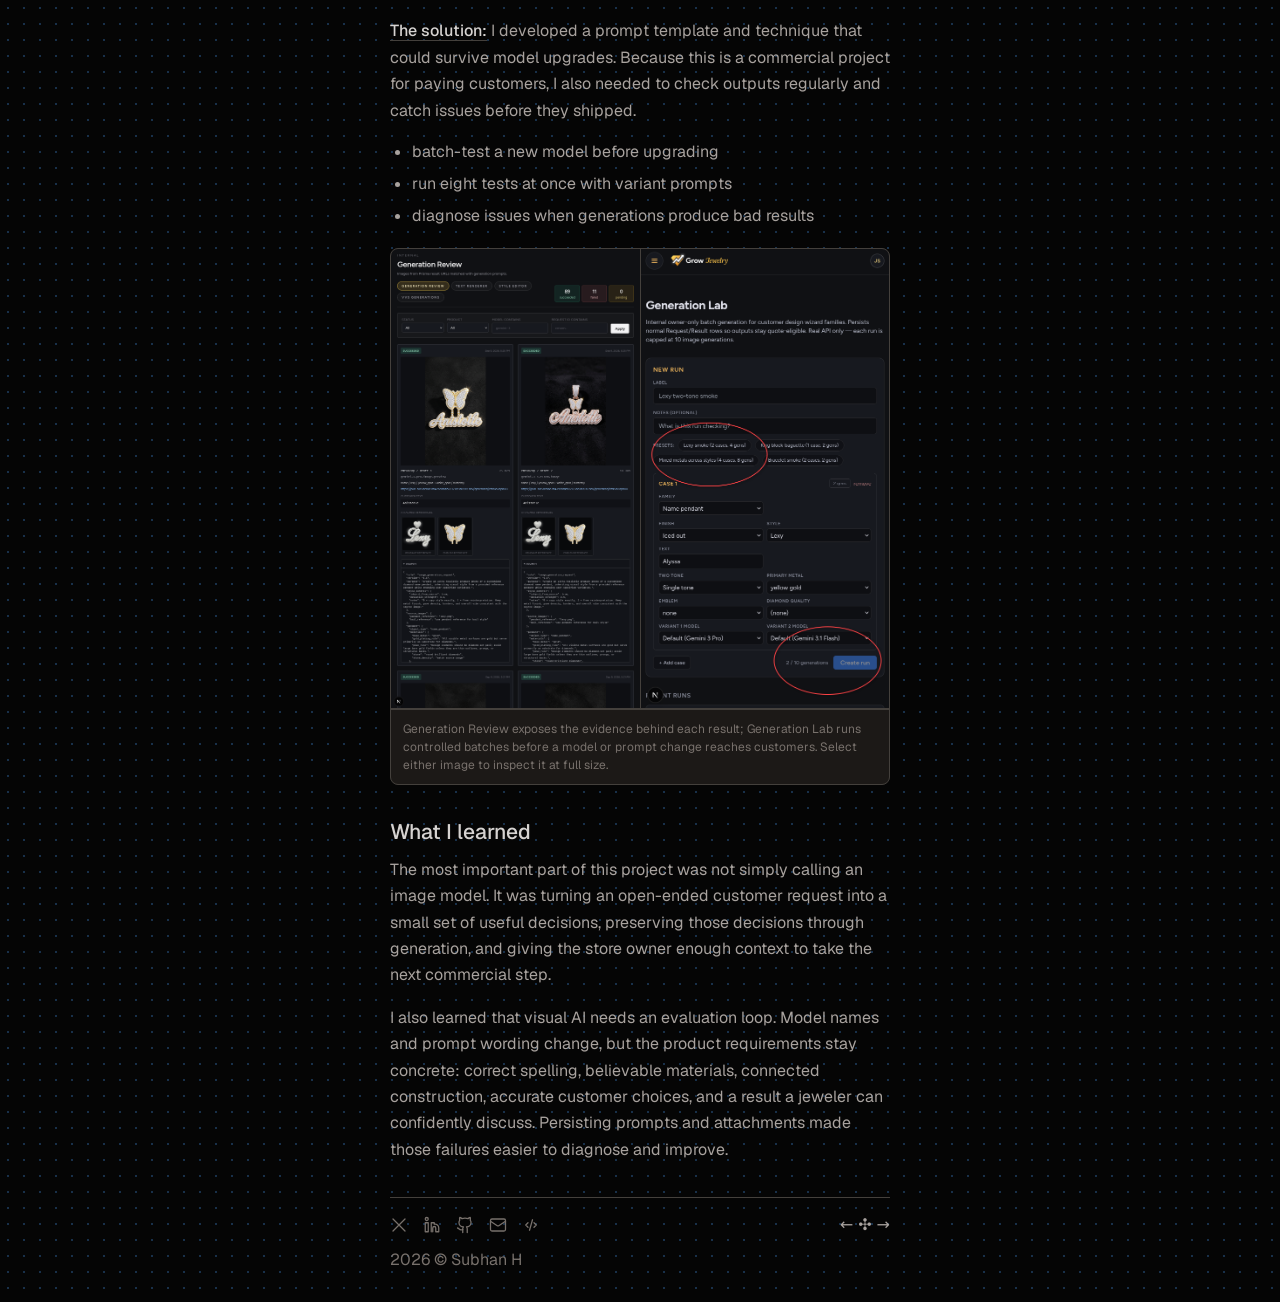
<file: grow-jewelry.html>
<!doctype html>
<html lang="en" data-page="projects" data-title="Grow Jewelry">
  <head>
    <meta charset="UTF-8">
    <meta name="viewport" content="width=device-width, initial-scale=1">
    <meta name="description" content="How Grow Jewelry turns vague custom-jewelry ideas into realistic AI concepts and quote-ready leads for jewelry stores.">
    <title>Grow Jewelry — Subhan H</title>
    <script>
      try {
        document.documentElement.dataset.theme = localStorage.getItem("theme") || "dark";
      } catch (_) { document.documentElement.dataset.theme = "light"; }
    </script>
    <link rel="stylesheet" href="styles.css?v=grow-jewelry-ux-5">
    <link rel="icon" type="image/png" href="assets/signature-favicon.png?v=1">
  </head>
  <body>
    <div class="page-shell">
      <header class="site-header">
        <a class="brand text-link js-name" href="index.html">Subhan H</a>
        <nav aria-label="Primary navigation">
          <a class="text-link" href="index.html">about</a>
          <a class="text-link active" href="projects.html">projects</a>
          <a class="text-link" href="writing.html">writing</a>
          <a class="text-link" href="design.html">design</a>
        </nav>
        <button class="icon-button js-theme" aria-label="Toggle color theme"></button>
      </header>

      <section class="site-intro js-site-intro" aria-label="Profile introduction"></section>

      <main class="project-article">
        <a class="article-back" href="projects.html">← all projects</a>
        <p class="article-kicker">Product · AI image generation · B2B SaaS</p>
        <h1>Grow Jewelry</h1>
        <p class="article-dek">A full-stack web app that helps jewelry stores turn a customer's vague idea into realistic prototype and a quote to send to the customer.</p>
        <div class="article-actions" aria-label="Project links">
          <a class="article-button article-button--demo" href="https://growjewelry.io/">Visit Grow Jewelry</a>
          <a class="article-button article-button--code" href="https://github.com/subhan22x/mvp-jewelry-app2">View the code</a>
        </div>

        <figure class="project-media project-media--hero">
          <img src="assets/grow-jewelry-thumbnail.png" alt="Grow Jewelry product screens showing the custom jewelry designer and generated pendant visuals">
        </figure>

        <section>
          <h2>The business problem</h2>
          <p>I had worked in a jewelry store as a graphic designer and videographer, so I was familiar with the problem.</p>
          <p>Customers would come in wanting a custom order, from a wedding ring to a name pendant or necklace, but usually had only a vague understanding of what they wanted. In my experience, showing customers how the piece could look would nearly double the conversion rate on the spot.</p>
          <ul class="article-points">
            <li><strong>The issue:</strong> a traditional CAD jewelry design can take days or weeks to create.</li>
            <li>Drawings do not give customers the same feeling as a realistic rendering of the finished piece.</li>
            <li>If the customer leaves without a clear visual, their initial excitement can turn into “I'll think about it.”</li>
          </ul>
          <p><strong>The solution:</strong> use AI Image models with inputs using a constrained design decision tree to generate realistic concepts on the spot, so customers can envision what they want before they leave the store.</p>
          <aside class="project-callout">
            <strong>Product boundary</strong>
            <p>Grow Jewelry is a fast visualizer and lead-to-quote workflow; it does not replace manufacturing-ready CAD (yet :)).</p>
          </aside>
        </section>

        <section aria-labelledby="customer-experience">
          <h2 id="customer-experience">Designing the customer experience</h2>
          <p>I designed the <a href="https://growjewelry.io/design">customer design flow</a> around visual input, through customers choosing the style and then the emblem, rather than prompting an image model, because customers rarely know what they want without comparison to what's possible.</p>
          <div class="jewelry-ux-carousel" role="region" aria-roledescription="carousel" aria-label="Customer design screens">
          <div class="jewelry-ux-gallery" id="jewelry-ux-track" tabindex="0" aria-label="Screenshots; swipe or use arrow keys to browse">
            <figure class="jewelry-ux-screen">
              <a href="assets/grow-jewelry-ux-style.png" target="_blank" rel="noopener" aria-label="Open full-size screenshot: choose a starting point">
                <img src="assets/grow-jewelry-ux-style.png" alt="Name pendant style selection with a text field and a visual gallery of pendant styles" width="474" height="1011" loading="lazy" decoding="async">
              </a>
              <figcaption><strong>Choose a starting point</strong>Customers enter their text and browse visual style references instead of writing an AI prompt.</figcaption>
            </figure>
            <figure class="jewelry-ux-screen">
              <a href="assets/grow-jewelry-ux-customize.png" target="_blank" rel="noopener" aria-label="Open full-size screenshot: make it their own">
                <img src="assets/grow-jewelry-ux-customize.png" alt="Pendant customization with a crown emblem, yellow and white gold, and a size selected" width="474" height="1011" loading="lazy" decoding="async">
              </a>
              <figcaption><strong>Make it their own</strong>Emblems, gold colors, and size are grouped into a few familiar choices, with clear selected states.</figcaption>
            </figure>
            <figure class="jewelry-ux-screen">
              <a href="assets/grow-jewelry-ux-generation.png" target="_blank" rel="noopener" aria-label="Open full-size screenshot: keep the wait useful">
                <img src="assets/grow-jewelry-ux-generation.png" alt="Custom pendant generation screen with progress feedback and name, phone, and email fields" width="1290" height="2796" loading="lazy" decoding="async">
              </a>
              <figcaption><strong>Keep the wait useful</strong>The generation screen pairs a visible progress state with contact capture for the store’s follow-up.</figcaption>
            </figure>
            <figure class="jewelry-ux-screen">
              <a href="assets/grow-jewelry-ux-logo.png" target="_blank" rel="noopener" aria-label="Open full-size screenshot: start from an existing mark">
                <img src="assets/grow-jewelry-ux-logo.png" alt="Logo pendant flow with an image upload, shape choices, and gold color options" width="474" height="1011" loading="lazy" decoding="async">
              </a>
              <figcaption><strong>Start from an existing mark</strong>A separate logo flow starts with an upload, then offers pendant shapes and metal colors.</figcaption>
            </figure>
            <figure class="jewelry-ux-screen">
              <a href="assets/grow-jewelry-ux-dashboard.png" target="_blank" rel="noopener" aria-label="Open full-size screenshot: manage designs and quotes">
                <img src="assets/grow-jewelry-ux-dashboard.png" alt="Store admin dashboard with quote totals, search and filters, customer design cards, and a Prepare Quote action" width="483" height="1071" loading="lazy" decoding="async">
              </a>
              <figcaption><strong>Manage designs and quotes</strong>The store dashboard brings customer designs, contact details, and quote preparation into one place.</figcaption>
            </figure>
          </div>
          <div class="jewelry-ux-controls">
            <button type="button" class="jewelry-ux-prev" aria-label="Previous screenshot" aria-controls="jewelry-ux-track" disabled><svg viewBox="0 0 24 24" aria-hidden="true"><path d="M19 12H5m6-6-6 6 6 6"/></svg></button>
            <span class="jewelry-ux-position" aria-live="polite" aria-atomic="true">1 / 5</span>
            <button type="button" class="jewelry-ux-next" aria-label="Next screenshot" aria-controls="jewelry-ux-track"><svg viewBox="0 0 24 24" aria-hidden="true"><path d="M5 12h14m-6-6 6 6-6 6"/></svg></button>
          </div>
          </div>
          <p class="jewelry-ux-note">Swipe to explore. Select any screen to view it at full size.</p>
        </section>

        <section>
          <h2>Tech stack and implementation</h2>
          <p class="tech-stack-explanations" aria-label="Grow Jewelry technology stack">
            <span class="tech-explanation"><img src="assets/tech/react.svg" alt=""><img src="assets/tech/typescript.svg" alt=""><strong>React + TypeScript</strong> — I already had experience with them, and they made cross-device functionality easier than other frameworks.</span>
            <span class="tech-explanation"><img src="assets/tech/nextdotjs.svg" alt=""><strong>Next.js for dynamic routing</strong> — it integrated well with Vercel, my cloud provider, and made it easier to build dynamic cross-device apps.</span>
            <span class="tech-explanation"><img src="assets/tech/tailwindcss.svg" alt=""><strong>Tailwind CSS</strong> — the UI framework I wanted was available in Tailwind.</span>
            <span class="tech-explanation"><img src="assets/tech/prisma.svg" alt=""><strong>Prisma</strong> — I use it to define the database schema.</span>
            <span class="tech-explanation"><img src="assets/tech/postgresql.svg" alt=""><strong>PostgreSQL</strong> — I use it as the database type for requests, results, leads, and quotes.</span>
            <span class="tech-explanation"><img src="assets/tech/supabase.svg" alt=""><strong>Supabase</strong> — it hosts the PostgreSQL database and provides owner authentication.</span>
            <span class="tech-explanation"><img src="assets/tech/vercel.svg" alt=""><strong>Vercel</strong> — I chose it to host the Next.js application and API routes.</span>
            <span class="tech-explanation"><img src="assets/tech/googlegemini.svg" alt=""><strong>Google GenAI SDK</strong> — I use it for the AI image-generation workflow, sending prompts and selected references to Gemini.</span>
          </p>
        </section>

        <section>
          <h2>From an idea to a quote-ready lead</h2>
          <p></p>
          <ol class="article-flow">
            <li>A customer opens the store's design link or scans its QR code.</li>
            <li>They choose the style, text, metal, stones, emblem, and other relevant details.</li>
            <li>The app turns those choices into a structured prompt and selects the matching visual references.</li>
            <li>Two image variants generate asynchronously and appear as they finish.</li>
            <li>The app saves the customer's choices, generated concepts, and contact information as a lead.</li>
            <li>The store owner chooses the exact concept, adds pricing and production details, and prepares a private quote link.</li>
          </ol>
          <p>This makes the AI generation useful inside a business workflow. The output is not only an image; it is attached to the customer's selections and carried forward into a quote the owner can review and send.</p>
        </section>

        <section>
          <h2>Constraining the design space</h2>
          <p>This is the user decision tree for the custom jewelry designer. It keeps the model focused on combinations that are relevant to real jewelry orders instead of asking the customer to write a prompt.</p>
          <figure class="project-media">
            <img src="assets/grow-jewelry-decision-tree.png" alt="Decision tree for Grow Jewelry custom pendant options, including name, initials, logo, style, emblem, metal, and diamond quality">
            <figcaption>The product decision tree I used to map customer choices into structured generation inputs.</figcaption>
          </figure>
          <ul class="article-points">
            <li>Customers make familiar product decisions rather than prompt-engineering decisions.</li>
            <li>Each style owns its allowed options, defaults, prompt template, and reference images.</li>
            <li>Inputs such as text, metal color, emblem, and style are validated before generation.</li>
            <li>The same selections are persisted for the owner, so the generated concept stays connected to the eventual quote.</li>
          </ul>
        </section>

        <section>
          <h2>Prompts and testing</h2>
          <p>There are pre-selected image assets for most jewelry-design combinations. The user's choices determine which references are attached and are turned into a prompt through a structured pipeline. I tested and iterated on these prompts over a few months until they produced accurate, realistic results.</p>
          <p><strong>The problem:</strong> image-model APIs changed frequently with new releases, disrupting my prompts. Google would sometimes throttle a preview model, which lowered the quality of generations.</p>
          <p><strong>The solution:</strong> I developed a prompt template and technique that could survive model upgrades. Because this is a commercial project for paying customers, I also needed to check outputs regularly and catch issues before they shipped.</p>
          <ul class="article-points">
            <li>batch-test a new model before upgrading</li>
            <li>run eight tests at once with variant prompts</li>
            <li>diagnose issues when generations produce bad results</li>
          </ul>
          <figure class="project-media project-media-grid">
            <a href="assets/grow-jewelry-generation-review.png" target="_blank" rel="noopener">
              <img src="assets/grow-jewelry-generation-review.png" alt="Generation Review showing two successful pendant outputs with their models, timings, prompts, and attached reference images">
            </a>
            <a href="assets/grow-jewelry-generation-lab.png" target="_blank" rel="noopener">
              <img src="assets/grow-jewelry-generation-lab.png" alt="Generation Lab form configured to run a mixed-metals batch across two Gemini image models">
            </a>
            <figcaption>Generation Review exposes the evidence behind each result; Generation Lab runs controlled batches before a model or prompt change reaches customers. Select either image to inspect it at full size.</figcaption>
          </figure>
        </section>

        <section>
          <h2>What I learned</h2>
          <p>The most important part of this project was not simply calling an image model. It was turning an open-ended customer request into a small set of useful decisions, preserving those decisions through generation, and giving the store owner enough context to take the next commercial step.</p>
          <p>I also learned that visual AI needs an evaluation loop. Model names and prompt wording change, but the product requirements stay concrete: correct spelling, believable materials, connected construction, accurate customer choices, and a result a jeweler can confidently discuss. Persisting prompts and attachments made those failures easier to diagnose and improve.</p>
        </section>
      </main>

      <footer id="site-footer"></footer>
    </div>
    <div id="command-palette"></div>
    <script src="grow-jewelry.js?v=2" defer></script>
    <script src="site-data.js?v=grow-jewelry-1"></script>
    <script src="script.js?v=site-intro-3"></script>
  </body>
</html>
</file>
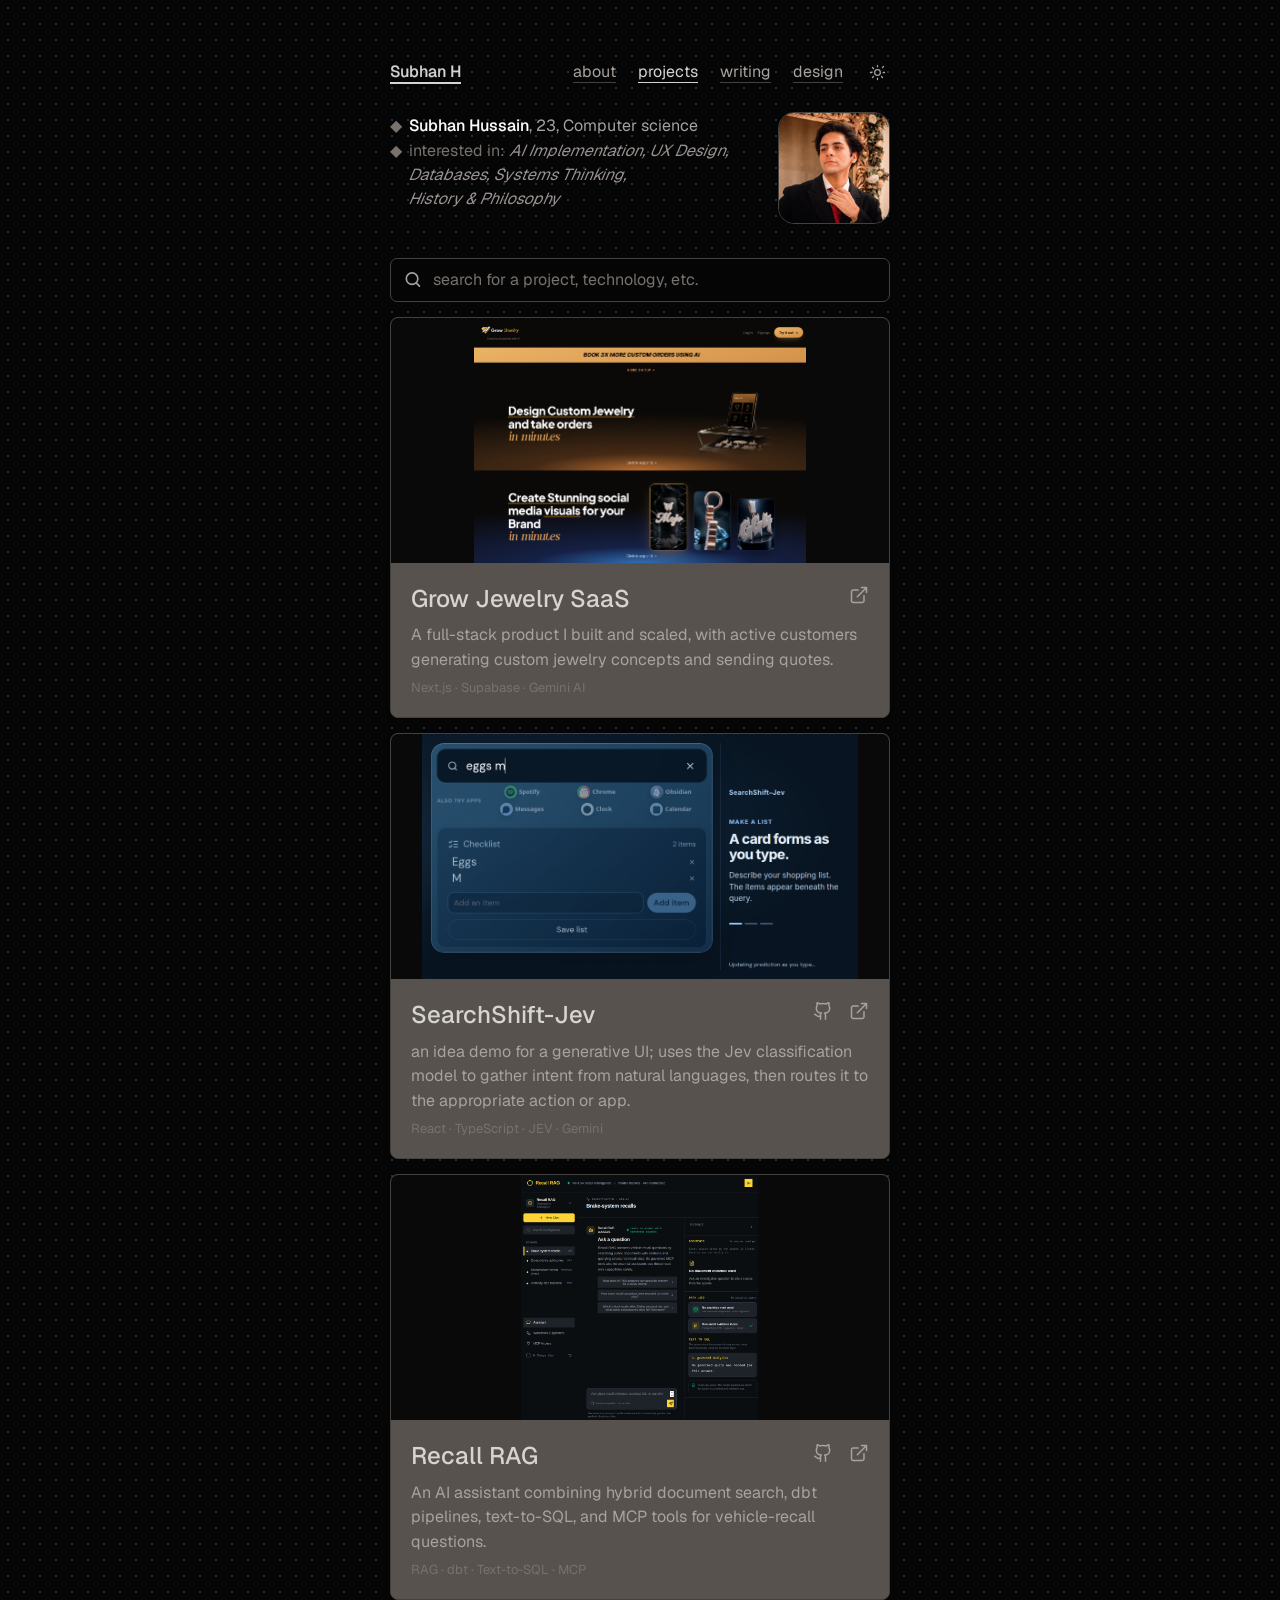
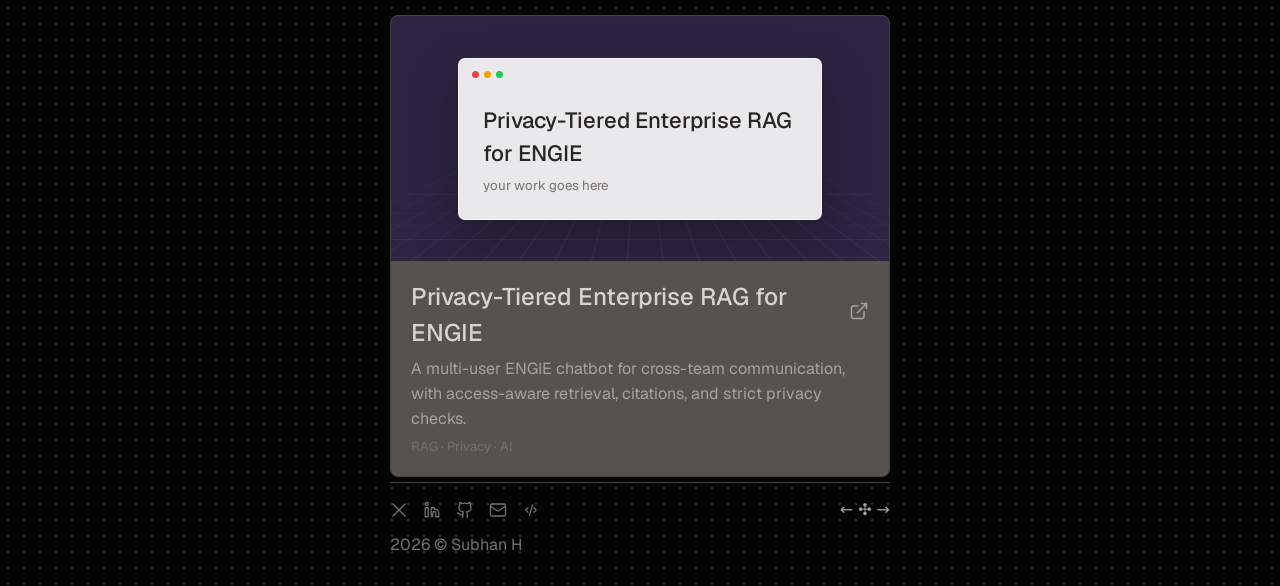
<file: projects.html>
<!doctype html>
<html lang="en" data-page="projects">
  <head>
    <meta charset="UTF-8">
    <meta name="viewport" content="width=device-width, initial-scale=1">
    <meta name="description" content="Selected projects.">
    <title>Projects — Subhan H</title>
    <script>
      try {
        document.documentElement.dataset.theme = localStorage.getItem("theme") || "dark";
      } catch (_) { document.documentElement.dataset.theme = "light"; }
    </script>
    <link rel="stylesheet" href="styles.css?v=grow-overview-1">
    <link rel="icon" type="image/png" href="assets/signature-favicon.png?v=1">
  </head>
  <body>
    <div class="page-shell">
      <header class="site-header">
        <a class="brand text-link js-name" href="index.html">Subhan H</a>
        <nav aria-label="Primary navigation">
          <a class="text-link" href="index.html">about</a>
          <a class="text-link active" href="projects.html">projects</a>
          <a class="text-link" href="writing.html">writing</a>
          <a class="text-link" href="design.html">design</a>
        </nav>
        <button class="icon-button js-theme" aria-label="Toggle color theme"></button>
      </header>

      <section class="site-intro js-site-intro" aria-label="Profile introduction"></section>

      <main>
        <label class="project-search">
          <svg class="search-icon" viewBox="0 0 24 24" aria-hidden="true"><circle cx="11" cy="11" r="7"></circle><path d="m20 20-4-4"></path></svg>
          <input id="project-search" type="search" placeholder="search for a project, technology, etc." autocomplete="off">
        </label>
        <section class="project-list" id="project-list" aria-label="Projects"></section>
      </main>

      <footer id="site-footer"></footer>
    </div>
    <div id="command-palette"></div>
    <script src="site-data.js?v=grow-static-1"></script>
    <script src="script.js?v=grow-overview-1"></script>
  </body>
</html>
</file>
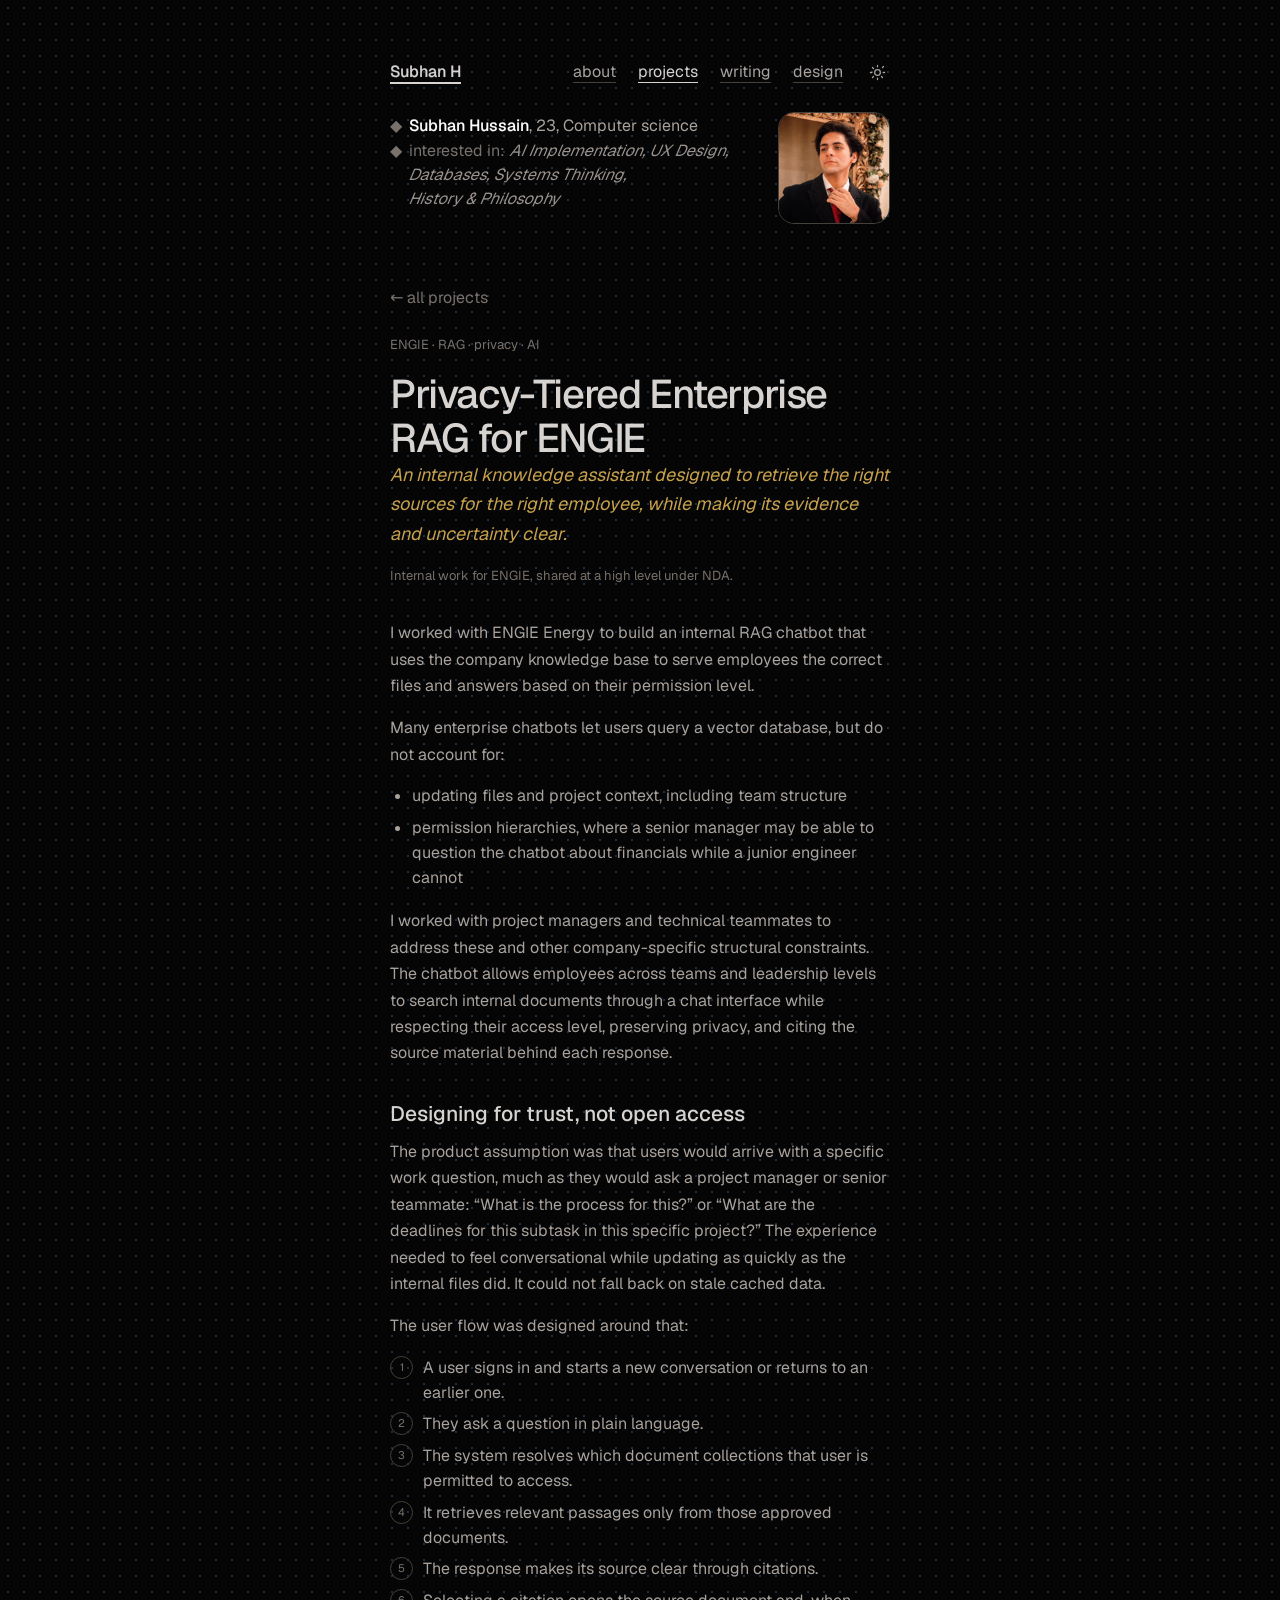
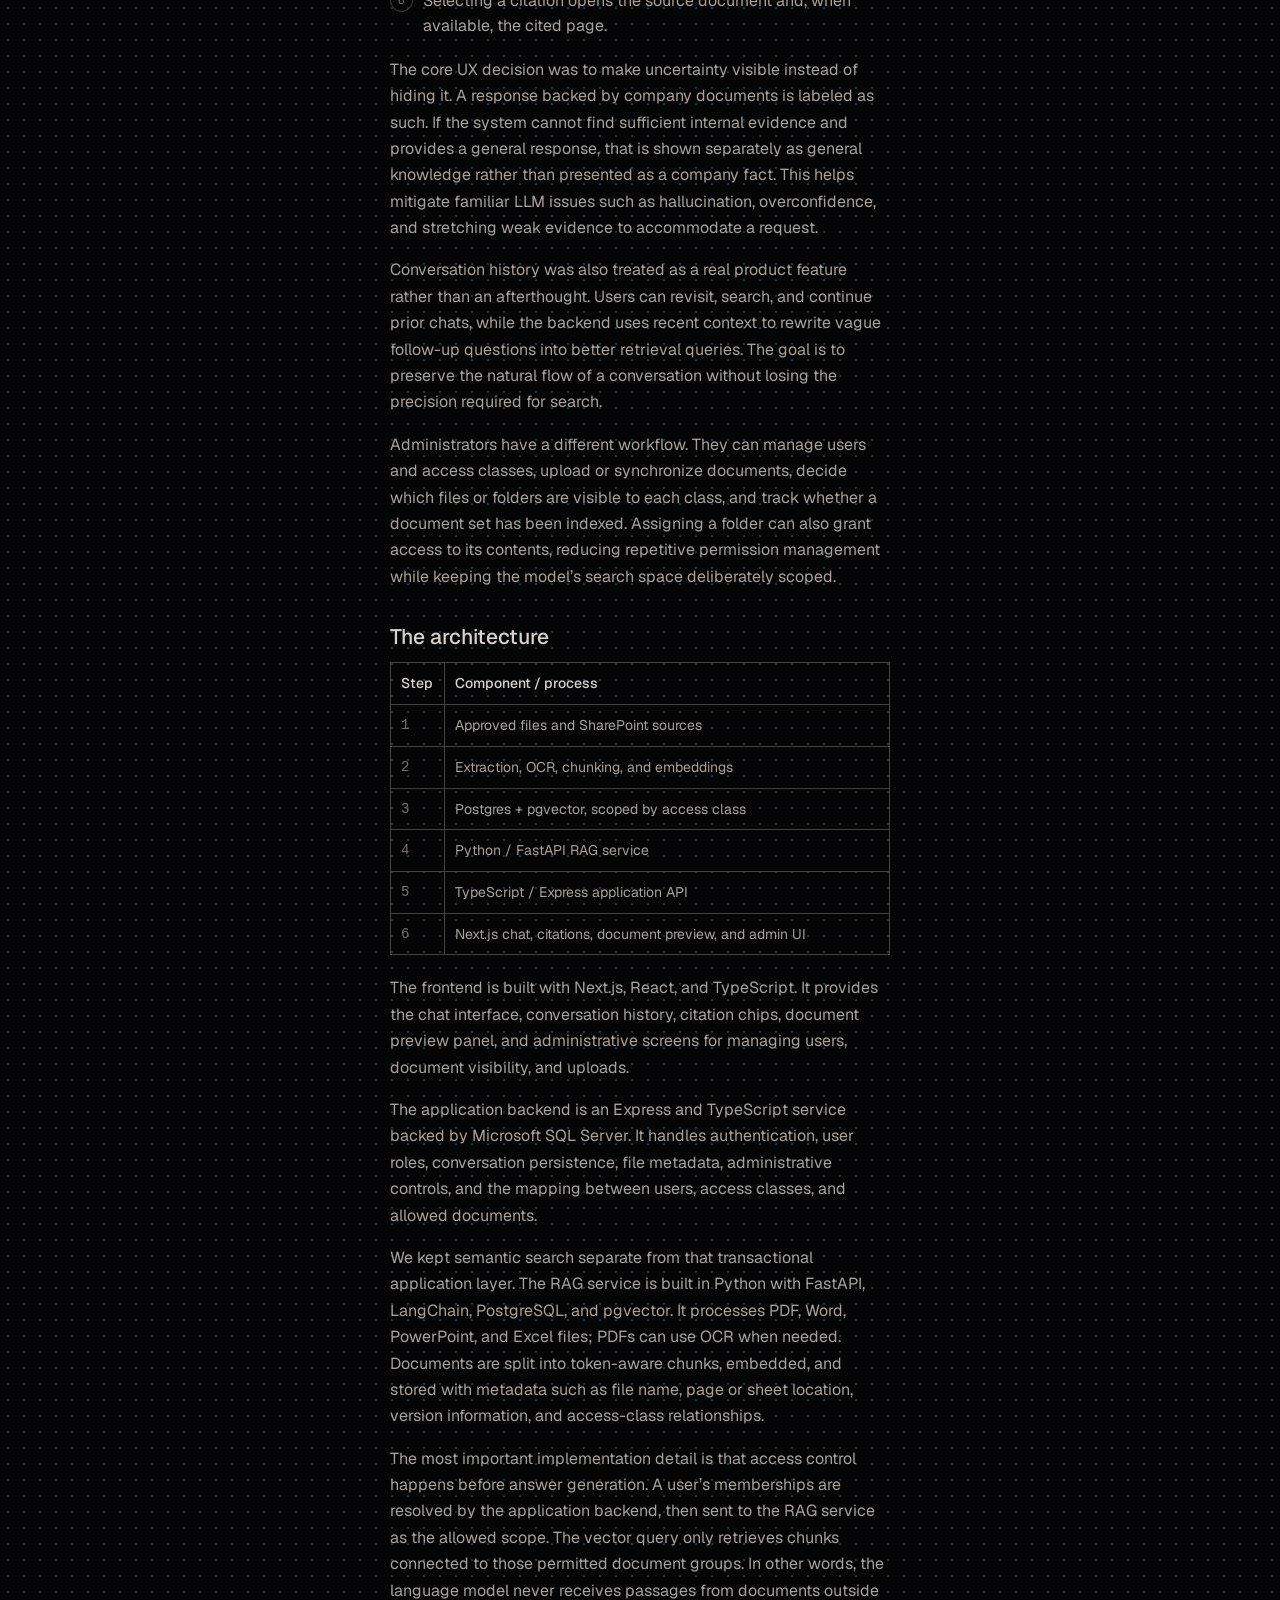
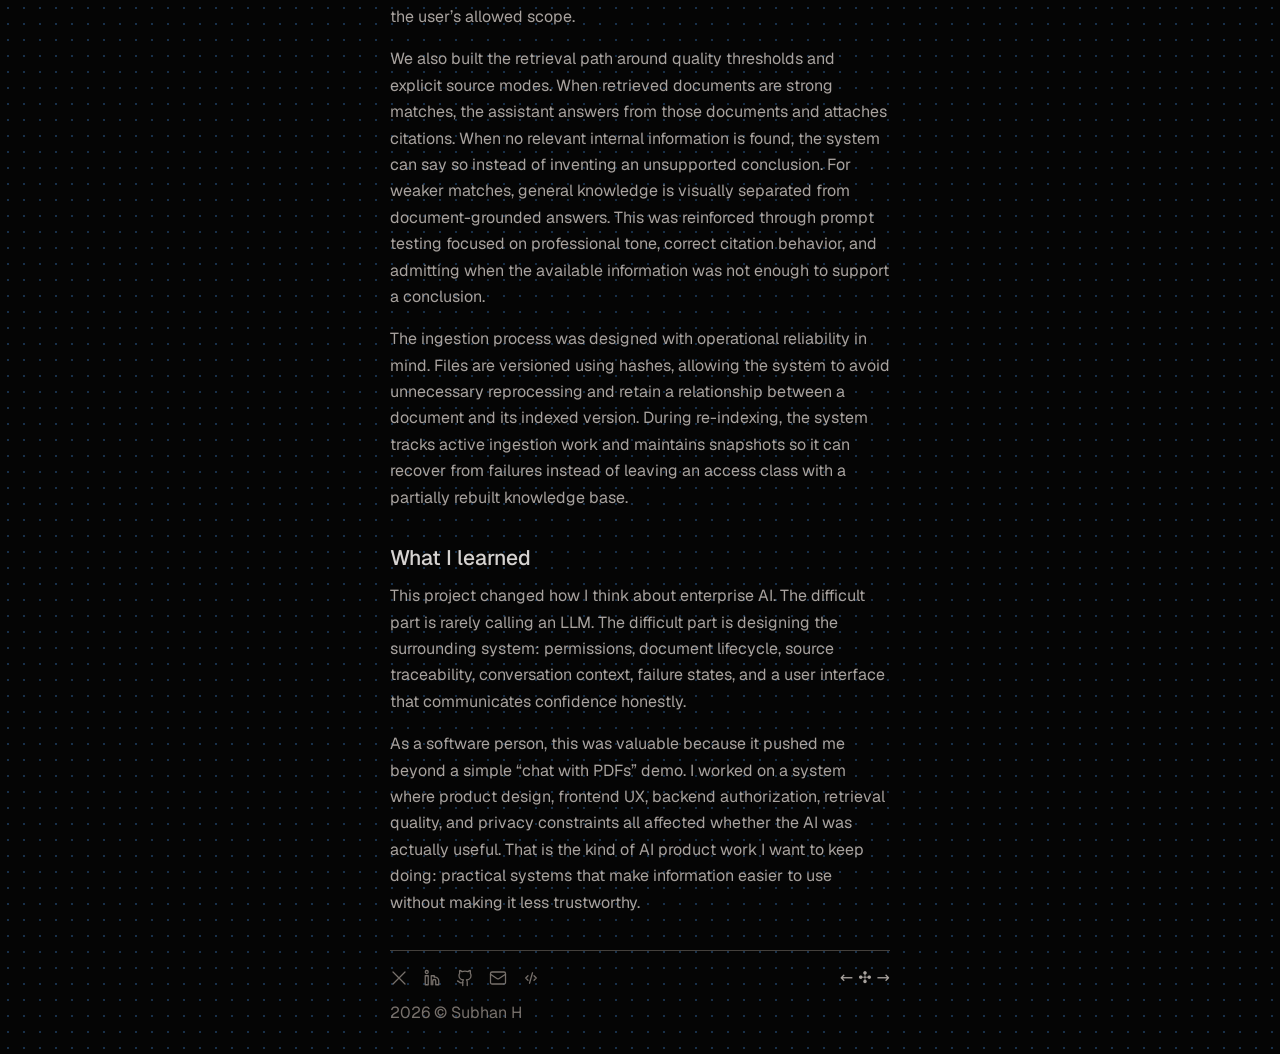
<file: rag-chatbot.html>
<!doctype html>
<html lang="en" data-page="projects" data-title="Privacy-Tiered Enterprise RAG for ENGIE">
  <head>
    <meta charset="UTF-8">
    <meta name="viewport" content="width=device-width, initial-scale=1">
    <meta name="description" content="A high-level case study of a permission-aware RAG chatbot built for enterprise knowledge at ENGIE.">
    <title>Privacy-Tiered Enterprise RAG for ENGIE — Subhan H</title>
    <script>
      try {
        document.documentElement.dataset.theme = localStorage.getItem("theme") || "dark";
      } catch (_) { document.documentElement.dataset.theme = "light"; }
    </script>
    <link rel="stylesheet" href="styles.css?v=site-intro-4">
    <link rel="icon" type="image/png" href="assets/signature-favicon.png?v=1">
  </head>
  <body>
    <div class="page-shell">
      <header class="site-header">
        <a class="brand text-link js-name" href="index.html">Subhan H</a>
        <nav aria-label="Primary navigation">
          <a class="text-link" href="index.html">about</a>
          <a class="text-link active" href="projects.html">projects</a>
          <a class="text-link" href="writing.html">writing</a>
          <a class="text-link" href="design.html">design</a>
        </nav>
        <button class="icon-button js-theme" aria-label="Toggle color theme"></button>
      </header>

      <section class="site-intro js-site-intro" aria-label="Profile introduction"></section>

      <main class="project-article">
        <a class="article-back" href="projects.html">← all projects</a>
        <p class="article-kicker">ENGIE · RAG · privacy · AI</p>
        <h1>Privacy-Tiered Enterprise RAG for ENGIE</h1>
        <p class="article-dek">An internal knowledge assistant designed to retrieve the right sources for the right employee, while making its evidence and uncertainty clear.</p>
        <p class="article-note">Internal work for ENGIE, shared at a high level under NDA.</p>

        <section>
          <p>I worked with ENGIE Energy to build an internal RAG chatbot that uses the company knowledge base to serve employees the correct files and answers based on their permission level.</p>
          <p>Many enterprise chatbots let users query a vector database, but do not account for:</p>
          <ul class="article-points">
            <li>updating files and project context, including team structure</li>
            <li>permission hierarchies, where a senior manager may be able to question the chatbot about financials while a junior engineer cannot</li>
          </ul>
          <p>I worked with project managers and technical teammates to address these and other company-specific structural constraints. The chatbot allows employees across teams and leadership levels to search internal documents through a chat interface while respecting their access level, preserving privacy, and citing the source material behind each response.</p>
        </section>

        <section>
          <h2>Designing for trust, not open access</h2>
          <p>The product assumption was that users would arrive with a specific work question, much as they would ask a project manager or senior teammate: “What is the process for this?” or “What are the deadlines for this subtask in this specific project?” The experience needed to feel conversational while updating as quickly as the internal files did. It could not fall back on stale cached data.</p>
          <p>The user flow was designed around that:</p>
          <ol class="article-flow">
            <li>A user signs in and starts a new conversation or returns to an earlier one.</li>
            <li>They ask a question in plain language.</li>
            <li>The system resolves which document collections that user is permitted to access.</li>
            <li>It retrieves relevant passages only from those approved documents.</li>
            <li>The response makes its source clear through citations.</li>
            <li>Selecting a citation opens the source document and, when available, the cited page.</li>
          </ol>
          <p>The core UX decision was to make uncertainty visible instead of hiding it. A response backed by company documents is labeled as such. If the system cannot find sufficient internal evidence and provides a general response, that is shown separately as general knowledge rather than presented as a company fact. This helps mitigate familiar LLM issues such as hallucination, overconfidence, and stretching weak evidence to accommodate a request.</p>
          <p>Conversation history was also treated as a real product feature rather than an afterthought. Users can revisit, search, and continue prior chats, while the backend uses recent context to rewrite vague follow-up questions into better retrieval queries. The goal is to preserve the natural flow of a conversation without losing the precision required for search.</p>
          <p>Administrators have a different workflow. They can manage users and access classes, upload or synchronize documents, decide which files or folders are visible to each class, and track whether a document set has been indexed. Assigning a folder can also grant access to its contents, reducing repetitive permission management while keeping the model’s search space deliberately scoped.</p>
        </section>

        <section>
          <h2>The architecture</h2>
          <table class="architecture-table">
            <thead><tr><th>Step</th><th>Component / process</th></tr></thead>
            <tbody>
              <tr><td>1</td><td>Approved files and SharePoint sources</td></tr>
              <tr><td>2</td><td>Extraction, OCR, chunking, and embeddings</td></tr>
              <tr><td>3</td><td>Postgres + pgvector, scoped by access class</td></tr>
              <tr><td>4</td><td>Python / FastAPI RAG service</td></tr>
              <tr><td>5</td><td>TypeScript / Express application API</td></tr>
              <tr><td>6</td><td>Next.js chat, citations, document preview, and admin UI</td></tr>
            </tbody>
          </table>
          <p>The frontend is built with Next.js, React, and TypeScript. It provides the chat interface, conversation history, citation chips, document preview panel, and administrative screens for managing users, document visibility, and uploads.</p>
          <p>The application backend is an Express and TypeScript service backed by Microsoft SQL Server. It handles authentication, user roles, conversation persistence, file metadata, administrative controls, and the mapping between users, access classes, and allowed documents.</p>
          <p>We kept semantic search separate from that transactional application layer. The RAG service is built in Python with FastAPI, LangChain, PostgreSQL, and pgvector. It processes PDF, Word, PowerPoint, and Excel files; PDFs can use OCR when needed. Documents are split into token-aware chunks, embedded, and stored with metadata such as file name, page or sheet location, version information, and access-class relationships.</p>
          <p>The most important implementation detail is that access control happens before answer generation. A user’s memberships are resolved by the application backend, then sent to the RAG service as the allowed scope. The vector query only retrieves chunks connected to those permitted document groups. In other words, the language model never receives passages from documents outside the user’s allowed scope.</p>
          <p>We also built the retrieval path around quality thresholds and explicit source modes. When retrieved documents are strong matches, the assistant answers from those documents and attaches citations. When no relevant internal information is found, the system can say so instead of inventing an unsupported conclusion. For weaker matches, general knowledge is visually separated from document-grounded answers. This was reinforced through prompt testing focused on professional tone, correct citation behavior, and admitting when the available information was not enough to support a conclusion.</p>
          <p>The ingestion process was designed with operational reliability in mind. Files are versioned using hashes, allowing the system to avoid unnecessary reprocessing and retain a relationship between a document and its indexed version. During re-indexing, the system tracks active ingestion work and maintains snapshots so it can recover from failures instead of leaving an access class with a partially rebuilt knowledge base.</p>
        </section>

        <section>
          <h2>What I learned</h2>
          <p>This project changed how I think about enterprise AI. The difficult part is rarely calling an LLM. The difficult part is designing the surrounding system: permissions, document lifecycle, source traceability, conversation context, failure states, and a user interface that communicates confidence honestly.</p>
          <p>As a software person, this was valuable because it pushed me beyond a simple “chat with PDFs” demo. I worked on a system where product design, frontend UX, backend authorization, retrieval quality, and privacy constraints all affected whether the AI was actually useful. That is the kind of AI product work I want to keep doing: practical systems that make information easier to use without making it less trustworthy.</p>
        </section>
      </main>

      <footer id="site-footer"></footer>
    </div>
    <div id="command-palette"></div>
    <script src="site-data.js?v=site-intro-1"></script>
    <script src="script.js?v=site-intro-3"></script>
  </body>
</html>
</file>
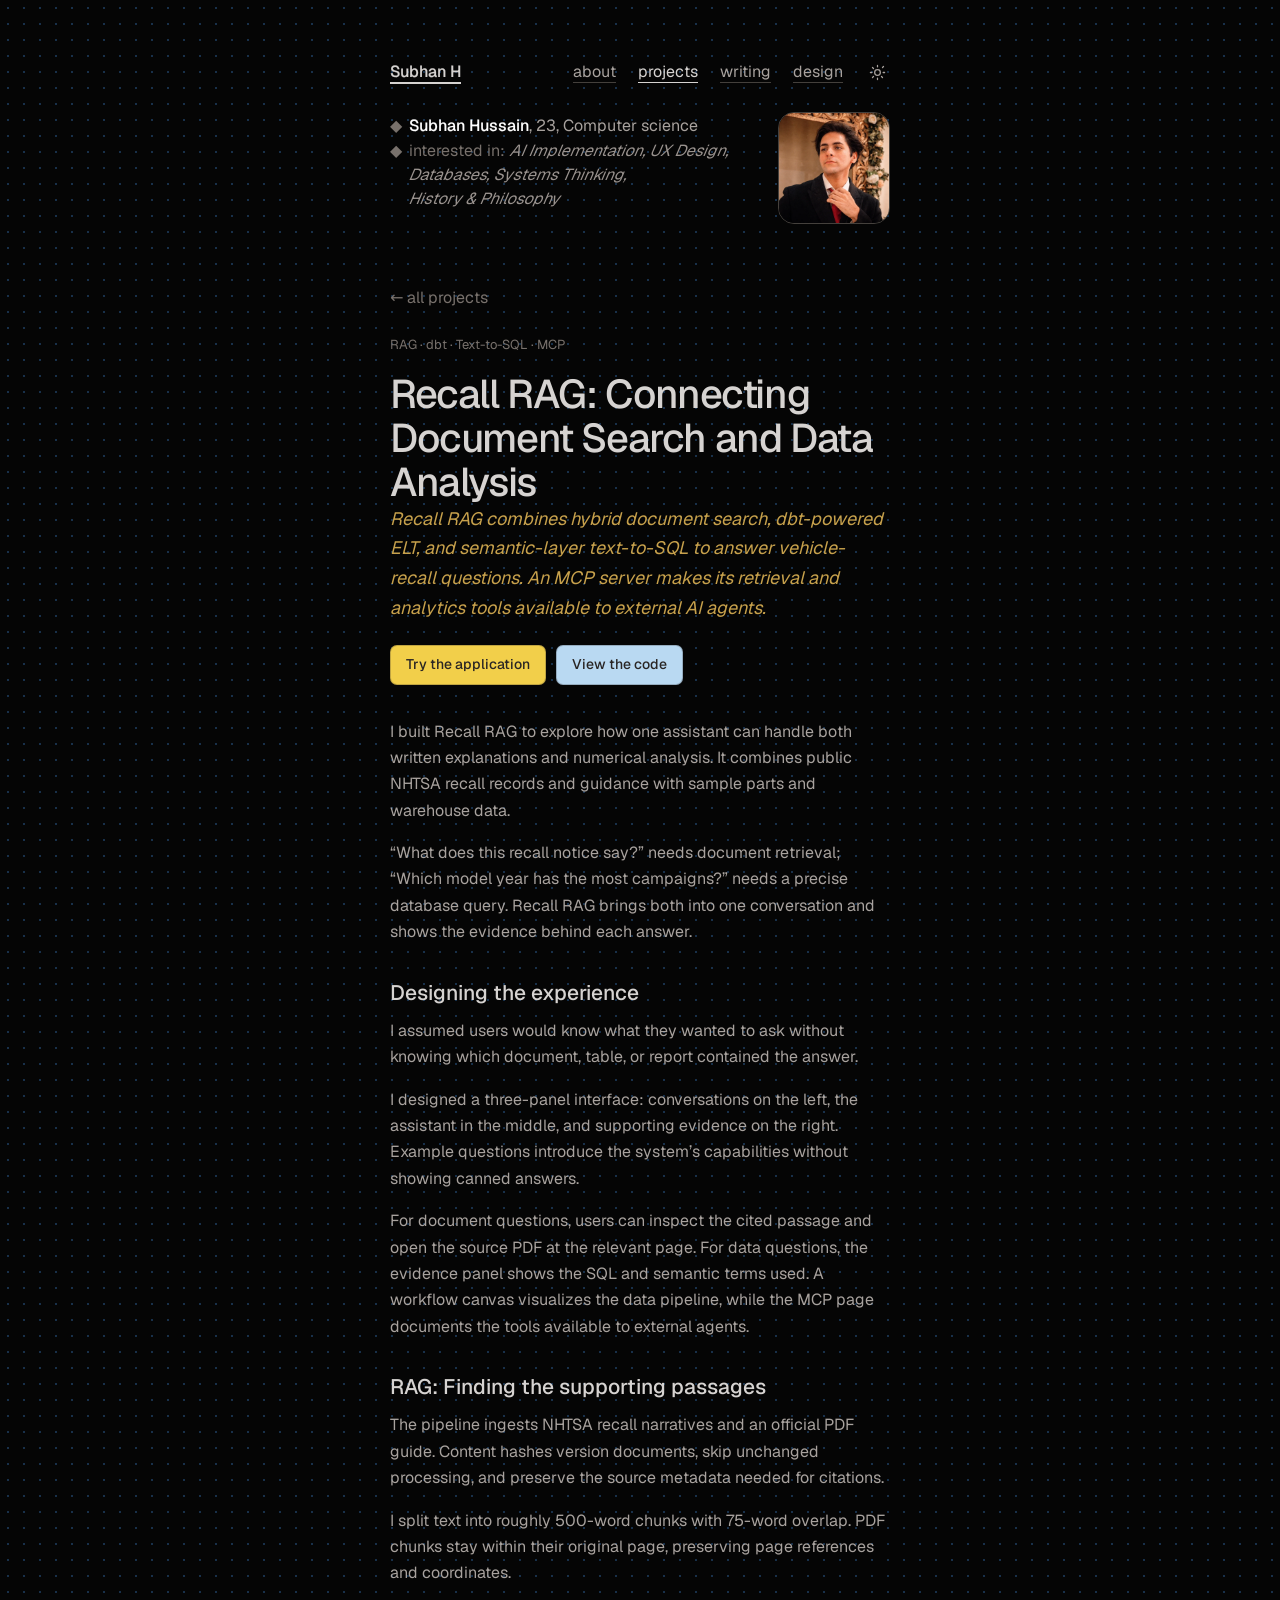
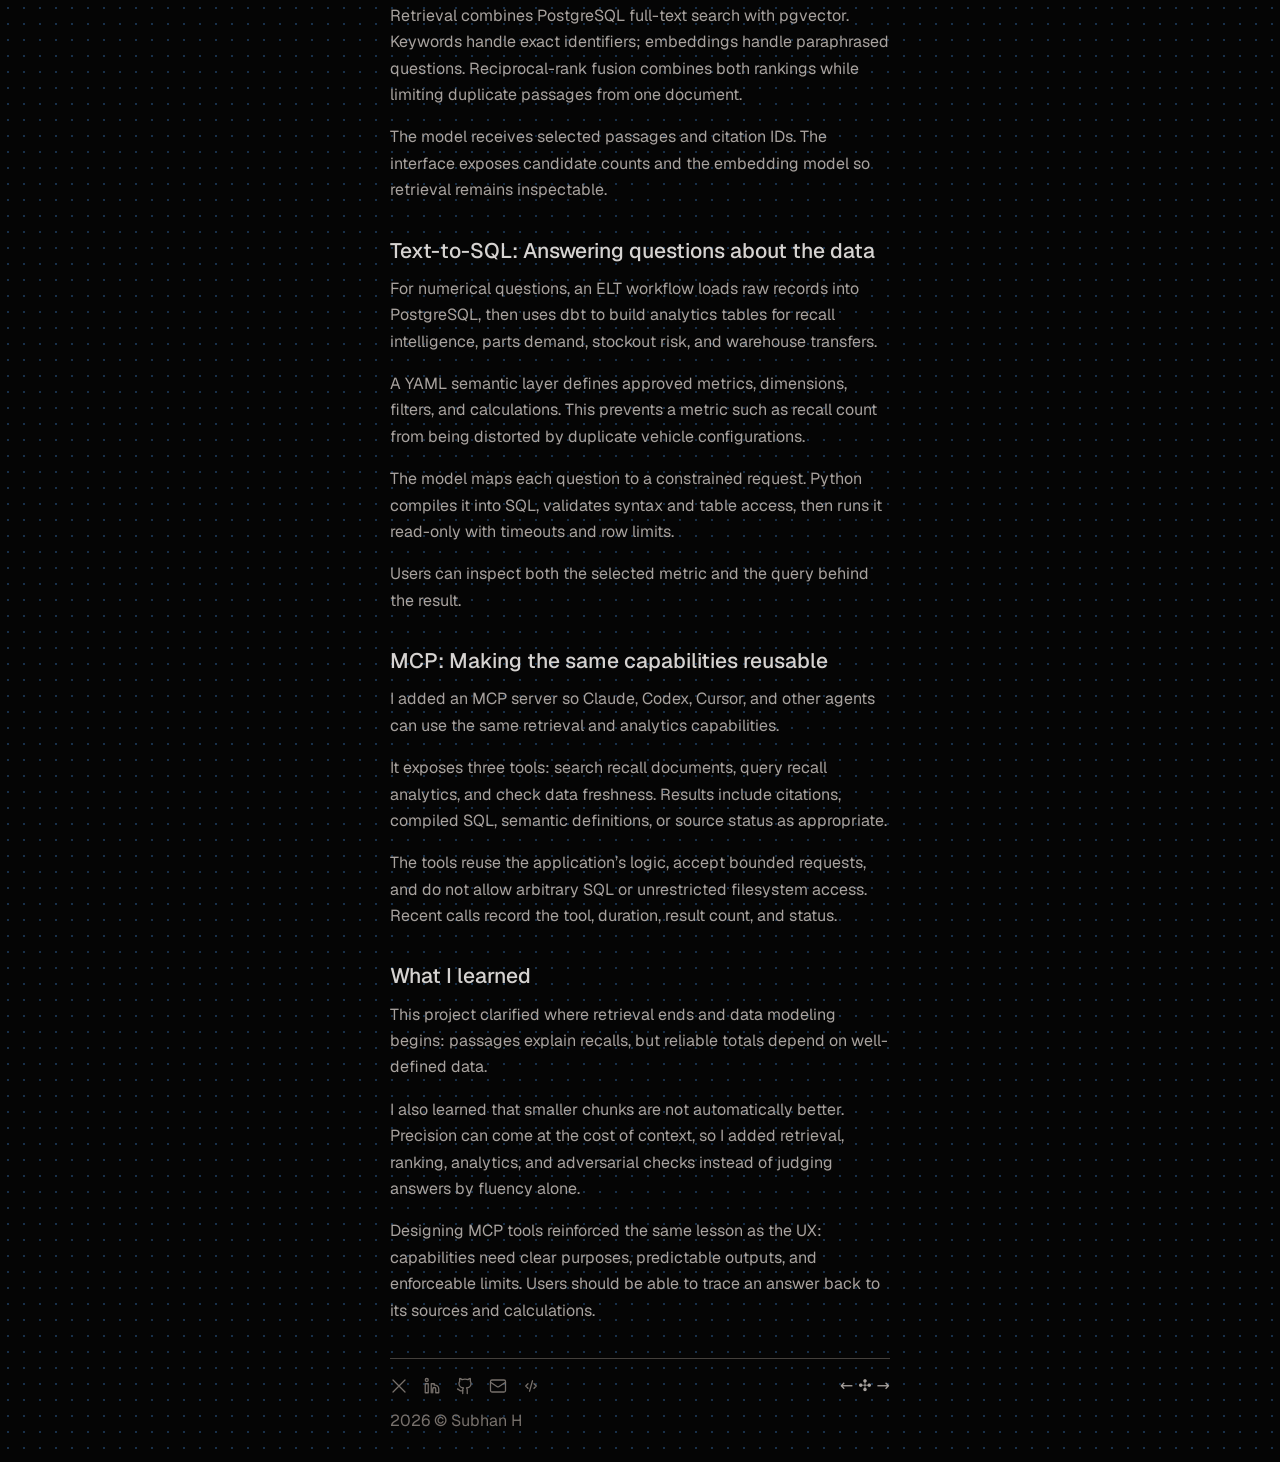
<file: recall-rag.html>
<!doctype html>
<html lang="en" data-page="projects" data-title="Recall RAG">
  <head>
    <meta charset="UTF-8">
    <meta name="viewport" content="width=device-width, initial-scale=1">
    <meta name="description" content="Hybrid document search, dbt analytics, text-to-SQL, and MCP tools for vehicle-recall questions.">
    <title>Recall RAG — Subhan H</title>
    <script>
      try {
        document.documentElement.dataset.theme = localStorage.getItem("theme") || "dark";
      } catch (_) { document.documentElement.dataset.theme = "light"; }
    </script>
    <link rel="stylesheet" href="styles.css?v=site-intro-4">
    <link rel="icon" type="image/png" href="assets/signature-favicon.png?v=1">
  </head>
  <body>
    <div class="page-shell">
      <header class="site-header">
        <a class="brand text-link js-name" href="index.html">Subhan H</a>
        <nav aria-label="Primary navigation">
          <a class="text-link" href="index.html">about</a>
          <a class="text-link active" href="projects.html">projects</a>
          <a class="text-link" href="writing.html">writing</a>
          <a class="text-link" href="design.html">design</a>
        </nav>
        <button class="icon-button js-theme" aria-label="Toggle color theme"></button>
      </header>

      <section class="site-intro js-site-intro" aria-label="Profile introduction"></section>

      <main class="project-article">
        <a class="article-back" href="projects.html">← all projects</a>
        <p class="article-kicker">RAG · dbt · Text-to-SQL · MCP</p>
        <h1>Recall RAG: Connecting Document Search and Data Analysis</h1>
        <p class="article-dek">Recall RAG combines hybrid document search, dbt-powered ELT, and semantic-layer text-to-SQL to answer vehicle-recall questions. An MCP server makes its retrieval and analytics tools available to external AI agents.</p>
        <div class="article-actions" aria-label="Project links">
          <a class="article-button article-button--demo" href="https://recall-rag.vercel.app">Try the application</a>
          <a class="article-button article-button--code" href="https://github.com/subhan22x/recall-rag">View the code</a>
        </div>
        <section>
          <p>I built Recall RAG to explore how one assistant can handle both written explanations and numerical analysis. It combines public NHTSA recall records and guidance with sample parts and warehouse data.</p>
          <p>“What does this recall notice say?” needs document retrieval; “Which model year has the most campaigns?” needs a precise database query. Recall RAG brings both into one conversation and shows the evidence behind each answer.</p>
        </section>

        <section>
          <h2>Designing the experience</h2>
          <p>I assumed users would know what they wanted to ask without knowing which document, table, or report contained the answer.</p>
          <p>I designed a three-panel interface: conversations on the left, the assistant in the middle, and supporting evidence on the right. Example questions introduce the system’s capabilities without showing canned answers.</p>
          <p>For document questions, users can inspect the cited passage and open the source PDF at the relevant page. For data questions, the evidence panel shows the SQL and semantic terms used. A workflow canvas visualizes the data pipeline, while the MCP page documents the tools available to external agents.</p>
        </section>

        <section>
          <h2>RAG: Finding the supporting passages</h2>
          <p>The pipeline ingests NHTSA recall narratives and an official PDF guide. Content hashes version documents, skip unchanged processing, and preserve the source metadata needed for citations.</p>
          <p>I split text into roughly 500-word chunks with 75-word overlap. PDF chunks stay within their original page, preserving page references and coordinates.</p>
          <p>Retrieval combines PostgreSQL full-text search with pgvector. Keywords handle exact identifiers; embeddings handle paraphrased questions. Reciprocal-rank fusion combines both rankings while limiting duplicate passages from one document.</p>
          <p>The model receives selected passages and citation IDs. The interface exposes candidate counts and the embedding model so retrieval remains inspectable.</p>
        </section>

        <section>
          <h2>Text-to-SQL: Answering questions about the data</h2>
          <p>For numerical questions, an ELT workflow loads raw records into PostgreSQL, then uses dbt to build analytics tables for recall intelligence, parts demand, stockout risk, and warehouse transfers.</p>
          <p>A YAML semantic layer defines approved metrics, dimensions, filters, and calculations. This prevents a metric such as recall count from being distorted by duplicate vehicle configurations.</p>
          <p>The model maps each question to a constrained request. Python compiles it into SQL, validates syntax and table access, then runs it read-only with timeouts and row limits.</p>
          <p>Users can inspect both the selected metric and the query behind the result.</p>
        </section>

        <section>
          <h2>MCP: Making the same capabilities reusable</h2>
          <p>I added an MCP server so Claude, Codex, Cursor, and other agents can use the same retrieval and analytics capabilities.</p>
          <p>It exposes three tools: search recall documents, query recall analytics, and check data freshness. Results include citations, compiled SQL, semantic definitions, or source status as appropriate.</p>
          <p>The tools reuse the application’s logic, accept bounded requests, and do not allow arbitrary SQL or unrestricted filesystem access. Recent calls record the tool, duration, result count, and status.</p>
        </section>

        <section>
          <h2>What I learned</h2>
          <p>This project clarified where retrieval ends and data modeling begins: passages explain recalls, but reliable totals depend on well-defined data.</p>
          <p>I also learned that smaller chunks are not automatically better. Precision can come at the cost of context, so I added retrieval, ranking, analytics, and adversarial checks instead of judging answers by fluency alone.</p>
          <p>Designing MCP tools reinforced the same lesson as the UX: capabilities need clear purposes, predictable outputs, and enforceable limits. Users should be able to trace an answer back to its sources and calculations.</p>
        </section>
      </main>

      <footer id="site-footer"></footer>
    </div>
    <div id="command-palette"></div>
    <script src="site-data.js?v=site-intro-1"></script>
    <script src="script.js?v=site-intro-3"></script>
  </body>
</html>
</file>
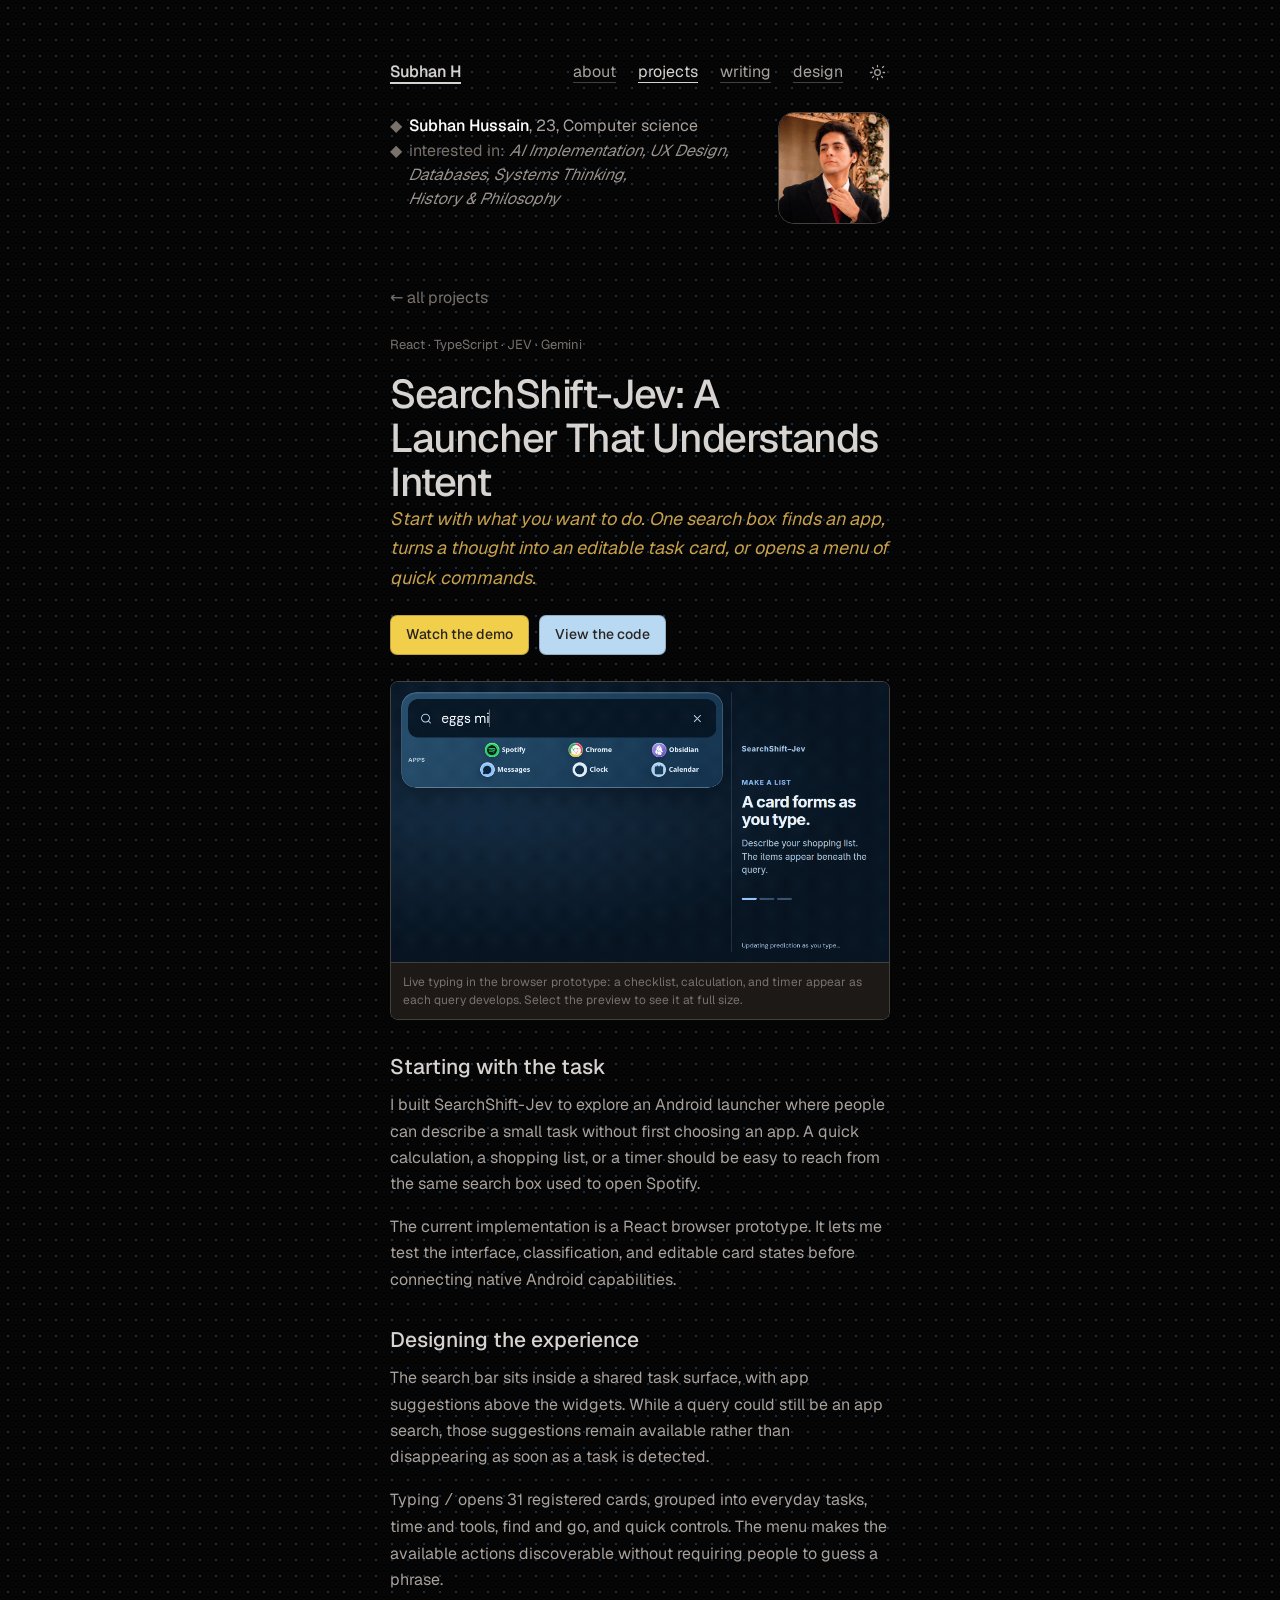
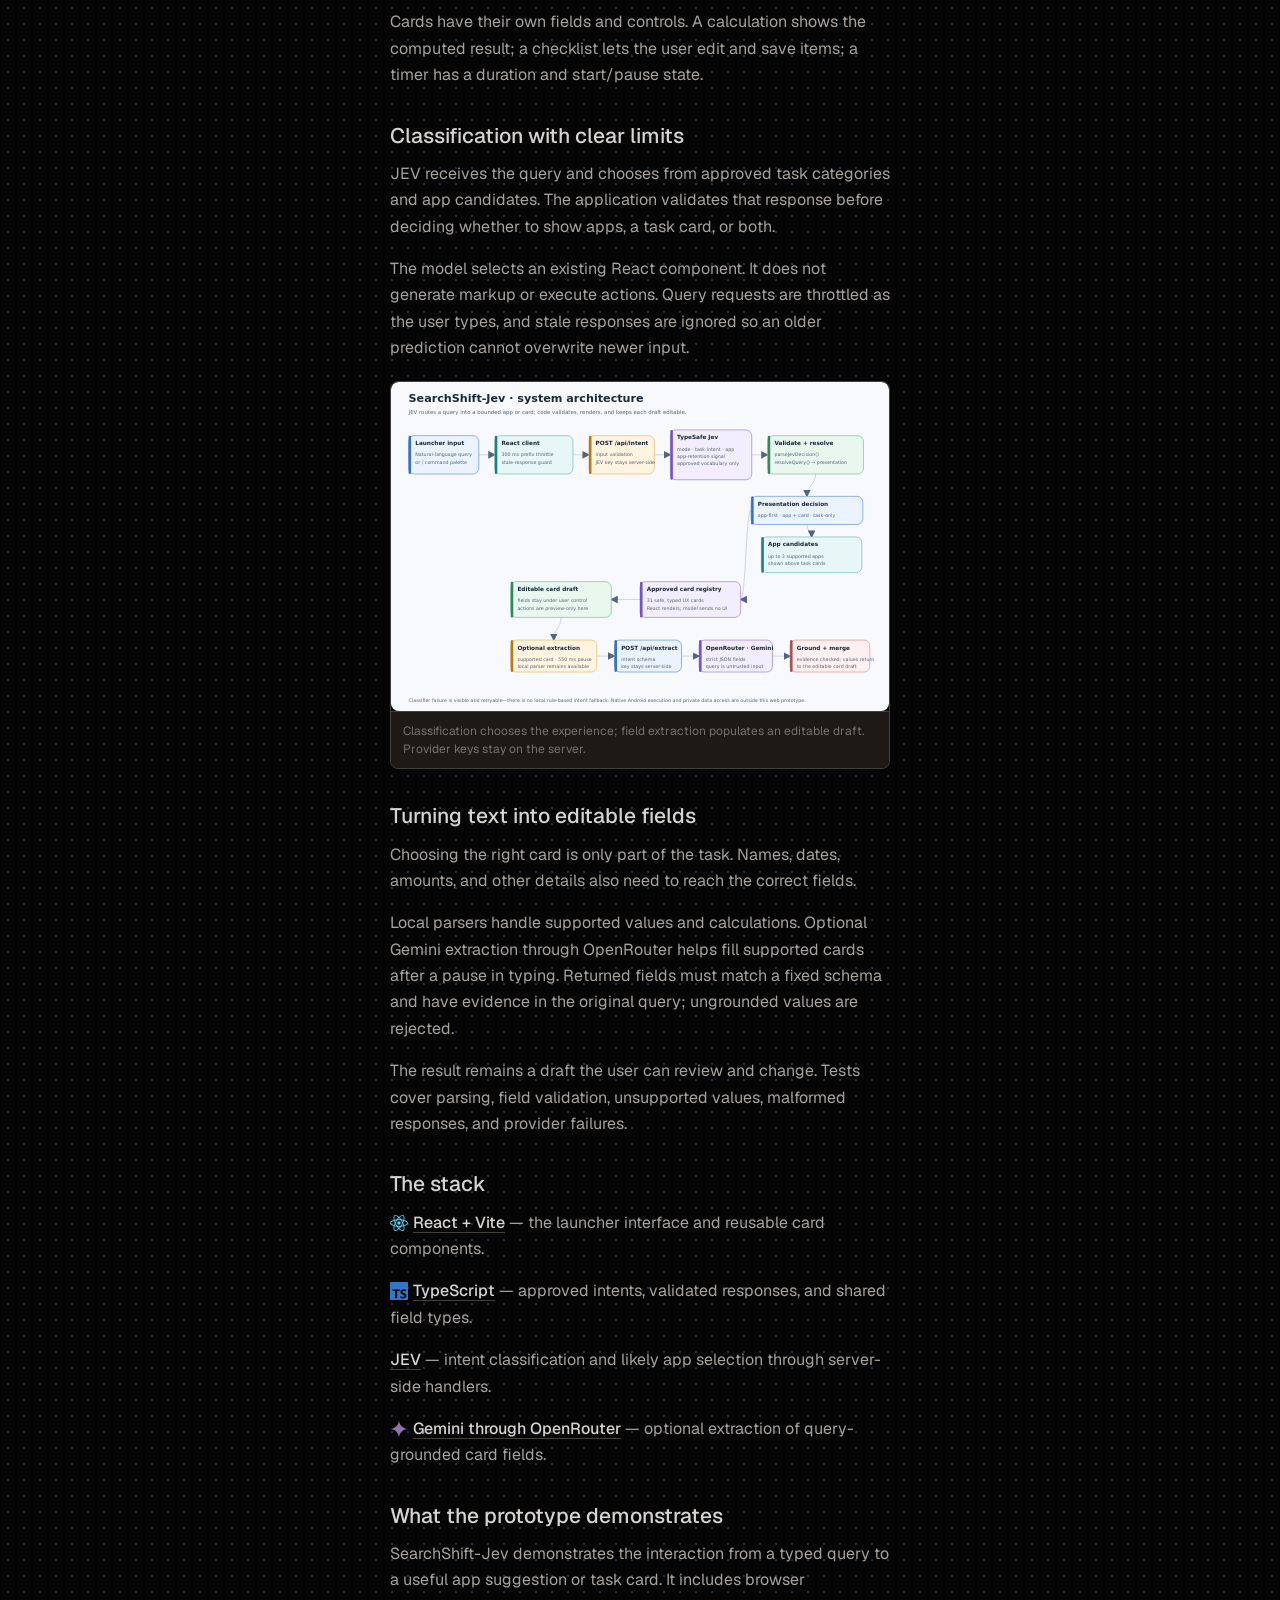
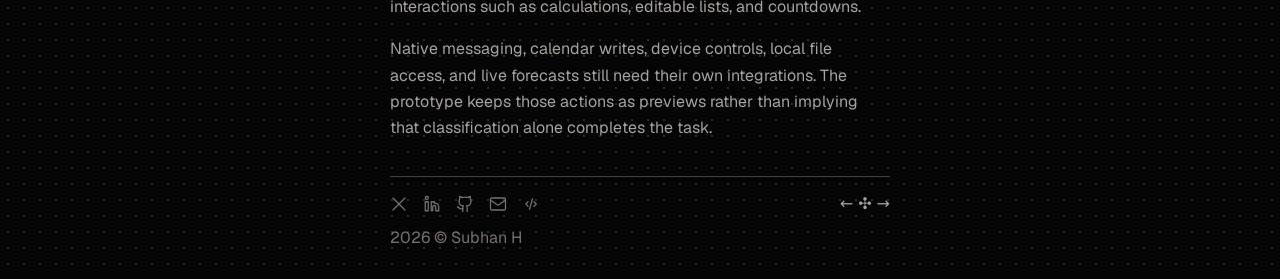
<file: searchshift-jev.html>
<!doctype html>
<html lang="en" data-page="projects" data-title="SearchShift-Jev">
  <head>
    <meta charset="UTF-8">
    <meta name="viewport" content="width=device-width, initial-scale=1">
    <meta name="description" content="A launcher prototype that uses JEV to turn natural-language searches into app suggestions and editable task cards.">
    <title>SearchShift-Jev — Subhan H</title>
    <script>
      try {
        document.documentElement.dataset.theme = localStorage.getItem("theme") || "dark";
      } catch (_) { document.documentElement.dataset.theme = "light"; }
    </script>
    <link rel="stylesheet" href="styles.css?v=searchshift-jev-1">
    <link rel="icon" type="image/png" href="assets/signature-favicon.png?v=1">
  </head>
  <body>
    <div class="page-shell">
      <header class="site-header">
        <a class="brand text-link js-name" href="index.html">Subhan H</a>
        <nav aria-label="Primary navigation">
          <a class="text-link" href="index.html">about</a>
          <a class="text-link active" href="projects.html">projects</a>
          <a class="text-link" href="writing.html">writing</a>
          <a class="text-link" href="design.html">design</a>
        </nav>
        <button class="icon-button js-theme" aria-label="Toggle color theme"></button>
      </header>

      <section class="site-intro js-site-intro" aria-label="Profile introduction"></section>

      <main class="project-article">
        <a class="article-back" href="projects.html">← all projects</a>
        <p class="article-kicker">React · TypeScript · JEV · Gemini</p>
        <h1>SearchShift-Jev: A Launcher That Understands Intent</h1>
        <p class="article-dek">Start with what you want to do. One search box finds an app, turns a thought into an editable task card, or opens a menu of quick commands.</p>
        <div class="article-actions" aria-label="Project links">
          <a class="article-button article-button--demo" href="#demo">Watch the demo</a>
          <a class="article-button article-button--code" href="https://github.com/subhan22x/SearchShift-Jev">View the code</a>
        </div>
        <figure class="project-media project-media--hero" id="demo">
          <a href="assets/searchshift-jev-demo.gif?v=typing-3" target="_blank" rel="noopener" aria-label="Open the SearchShift-Jev demo at full size">
            <img src="assets/searchshift-jev-demo.gif?v=typing-3" width="960" height="540" alt="SearchShift-Jev showing checklist, calculation, and timer cards appearing and updating as a user types">
          </a>
          <figcaption>Live typing in the browser prototype: a checklist, calculation, and timer appear as each query develops. Select the preview to see it at full size.</figcaption>
        </figure>

        <section>
          <h2>Starting with the task</h2>
          <p>I built SearchShift-Jev to explore an Android launcher where people can describe a small task without first choosing an app. A quick calculation, a shopping list, or a timer should be easy to reach from the same search box used to open Spotify.</p>
          <p>The current implementation is a React browser prototype. It lets me test the interface, classification, and editable card states before connecting native Android capabilities.</p>
        </section>

        <section>
          <h2>Designing the experience</h2>
          <p>The search bar sits inside a shared task surface, with app suggestions above the widgets. While a query could still be an app search, those suggestions remain available rather than disappearing as soon as a task is detected.</p>
          <p>Typing <code>/</code> opens 31 registered cards, grouped into everyday tasks, time and tools, find and go, and quick controls. The menu makes the available actions discoverable without requiring people to guess a phrase.</p>
          <p>Cards have their own fields and controls. A calculation shows the computed result; a checklist lets the user edit and save items; a timer has a duration and start/pause state.</p>
        </section>

        <section>
          <h2>Classification with clear limits</h2>
          <p>JEV receives the query and chooses from approved task categories and app candidates. The application validates that response before deciding whether to show apps, a task card, or both.</p>
          <p>The model selects an existing React component. It does not generate markup or execute actions. Query requests are throttled as the user types, and stale responses are ignored so an older prediction cannot overwrite newer input.</p>
          <figure class="project-media">
            <a href="assets/searchshift-jev-architecture.svg" target="_blank" rel="noopener" aria-label="Open the SearchShift-Jev architecture drawing">
              <img src="assets/searchshift-jev-architecture.svg" loading="lazy" alt="Architecture showing the launcher query, server-side JEV classification, validated app and card presentation, and optional Gemini field extraction">
            </a>
            <figcaption>Classification chooses the experience; field extraction populates an editable draft. Provider keys stay on the server.</figcaption>
          </figure>
        </section>

        <section>
          <h2>Turning text into editable fields</h2>
          <p>Choosing the right card is only part of the task. Names, dates, amounts, and other details also need to reach the correct fields.</p>
          <p>Local parsers handle supported values and calculations. Optional Gemini extraction through OpenRouter helps fill supported cards after a pause in typing. Returned fields must match a fixed schema and have evidence in the original query; ungrounded values are rejected.</p>
          <p>The result remains a draft the user can review and change. Tests cover parsing, field validation, unsupported values, malformed responses, and provider failures.</p>
        </section>

        <section>
          <h2>The stack</h2>
          <div class="tech-stack-explanations">
            <p class="tech-explanation"><img src="assets/tech/react.svg" alt=""><strong>React + Vite</strong> — the launcher interface and reusable card components.</p>
            <p class="tech-explanation"><img src="assets/tech/typescript.svg" alt=""><strong>TypeScript</strong> — approved intents, validated responses, and shared field types.</p>
            <p class="tech-explanation"><strong>JEV</strong> — intent classification and likely app selection through server-side handlers.</p>
            <p class="tech-explanation"><img src="assets/tech/googlegemini.svg" alt=""><strong>Gemini through OpenRouter</strong> — optional extraction of query-grounded card fields.</p>
          </div>
        </section>

        <section>
          <h2>What the prototype demonstrates</h2>
          <p>SearchShift-Jev demonstrates the interaction from a typed query to a useful app suggestion or task card. It includes browser interactions such as calculations, editable lists, and countdowns.</p>
          <p>Native messaging, calendar writes, device controls, local file access, and live forecasts still need their own integrations. The prototype keeps those actions as previews rather than implying that classification alone completes the task.</p>
        </section>
      </main>

      <footer id="site-footer"></footer>
    </div>
    <div id="command-palette"></div>
    <script src="site-data.js?v=searchshift-jev-3"></script>
    <script src="script.js?v=site-intro-3"></script>
  </body>
</html>
</file>
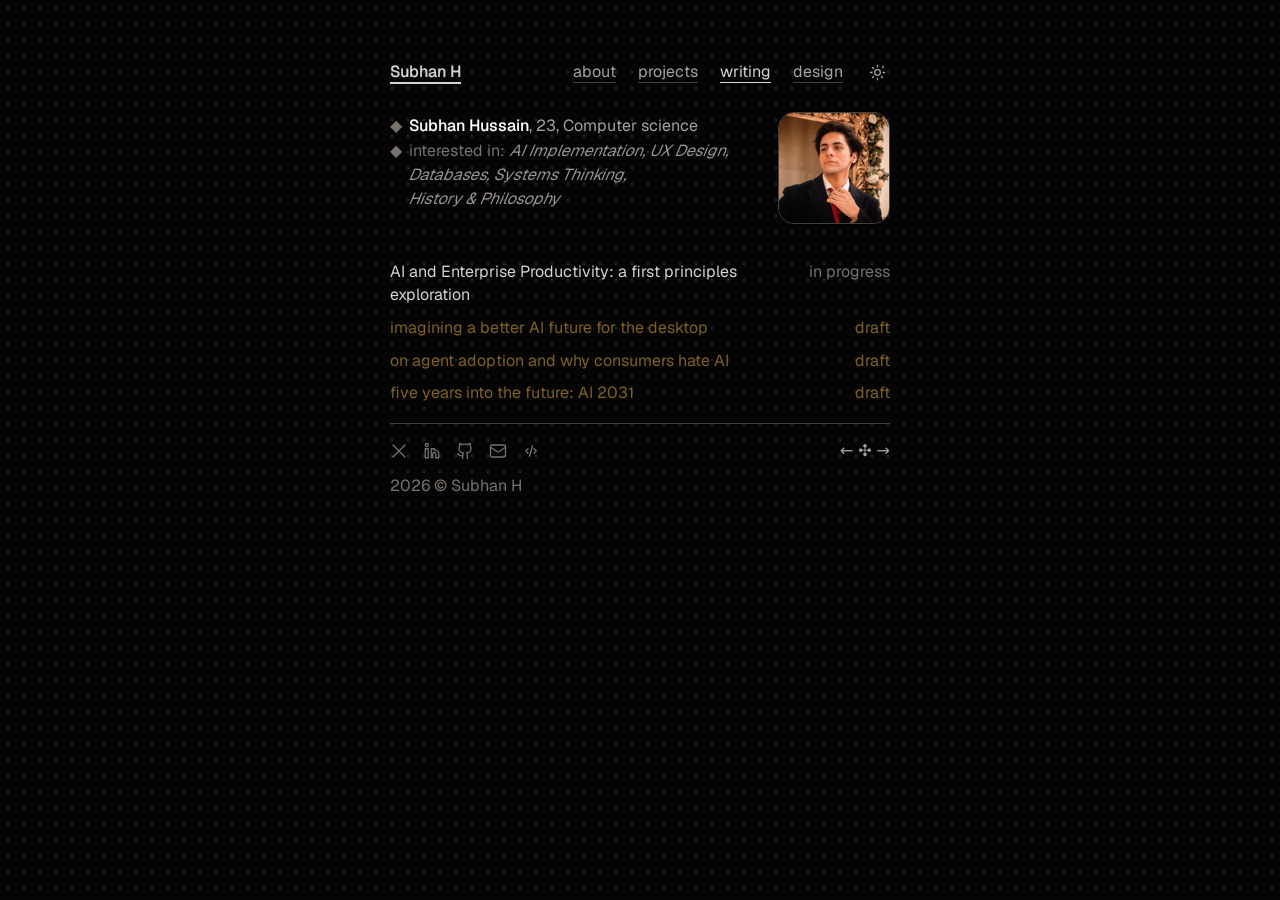
<file: writing.html>
<!doctype html>
<html lang="en" data-page="writing">
  <head>
    <meta charset="UTF-8">
    <meta name="viewport" content="width=device-width, initial-scale=1">
    <meta name="description" content="Articles and notes.">
    <title>Writing — Subhan H</title>
    <script>
      try {
        document.documentElement.dataset.theme = localStorage.getItem("theme") || "dark";
      } catch (_) { document.documentElement.dataset.theme = "light"; }
    </script>
    <link rel="stylesheet" href="styles.css?v=site-intro-4">
    <link rel="icon" type="image/png" href="assets/signature-favicon.png?v=1">
  </head>
  <body>
    <div class="page-shell">
      <header class="site-header">
        <a class="brand text-link js-name" href="index.html">Subhan H</a>
        <nav aria-label="Primary navigation">
          <a class="text-link" href="index.html">about</a>
          <a class="text-link" href="projects.html">projects</a>
          <a class="text-link active" href="writing.html">writing</a>
          <a class="text-link" href="design.html">design</a>
        </nav>
        <button class="icon-button js-theme" aria-label="Toggle color theme"></button>
      </header>

      <section class="site-intro js-site-intro" aria-label="Profile introduction"></section>

      <main>
        <section class="article-list" id="article-list" aria-label="Writing"></section>
      </main>

      <footer id="site-footer"></footer>
    </div>
    <div id="command-palette"></div>
    <script src="site-data.js?v=essay-1"></script>
    <script src="script.js?v=site-intro-3"></script>
  </body>
</html>
</file>
<file: styles.css>
@font-face { font-family: Geist; src: url("assets/geist-400.woff2") format("woff2"); font-weight: 400; font-display: swap; }
@font-face { font-family: Geist; src: url("assets/geist-500.woff2") format("woff2"); font-weight: 500; font-display: swap; }
@font-face { font-family: Geist; src: url("assets/geist-500.woff2") format("woff2"); font-weight: 600; font-display: swap; }
@font-face { font-family: Caveat; src: url("assets/caveat-600.woff2") format("woff2"); font-weight: 600; font-display: swap; }

.project-thumbnail { min-height: 0; }

:root {
  font-family: Geist, ui-sans-serif, system-ui, sans-serif;
  color-scheme: light dark;
  --bg: #fafaf9; --dot: #d6d3d1; --text: #57534e; --strong: #292524;
  --muted: #a8a29e; --line: #d6d3d1; --surface: #f5f5f4; --surface-strong: #e7e5e4;
  --button-bg: #292524; --button-text: #e7e5e4; --shadow: rgba(41,37,36,.12);
  --accent-market-prism: #6aaa9a; --accent-usha: #c76b60; --accent-grow-jewelry: #c7a14c; --accent-engie: #668eb1;
}
:root[data-theme="dark"] {
  --bg: #050505; --dot: #18304a; --text: #a8a29e; --strong: #d6d3d1;
  --muted: #78716c; --line: #44403c; --surface: #1c1917; --surface-strong: #57534e;
  --button-bg: #151515; --button-text: #8f8b87; --shadow: rgba(0,0,0,.45);
}
* { box-sizing: border-box; }
html { min-height: 100%; background-color: var(--bg); background-image: radial-gradient(circle,var(--dot) .75px,transparent .85px); background-size: 16px 16px; font-kerning: normal; font-optical-sizing: none; font-synthesis: none; text-rendering: optimizeLegibility; }
body { margin: 0; min-width: 320px; color: var(--text); }
button,input { font: inherit; } button,a { color: inherit; -webkit-tap-highlight-color: transparent; }
.page-shell { width: min(500px,calc(100% - 48px)); min-height: 100vh; margin: 0 auto; padding: 60px 0 30px; font-size: 16px; line-height: 1.48; }
.site-header { display: flex; align-items: center; gap: 22px; margin-bottom: 26px; white-space: nowrap; }
.site-header nav { display: flex; align-items: center; gap: 22px; margin-left: auto; }
.text-link { padding: 0 0 2px; background: none; text-decoration: underline; text-decoration-color: var(--line); text-underline-offset: 5px; }
.text-link:hover,.text-link:focus-visible,.text-link.active { color: var(--strong); text-decoration-color: var(--strong); }
.brand { color: var(--strong); font-weight: 600; text-decoration-color: var(--strong); text-decoration-thickness: 2px; text-underline-offset: 5px; -webkit-text-stroke: .2px currentColor; }
.icon-button { display: grid; place-items: center; border: 0; padding: 4px; background: none; cursor: pointer; }
.icon-button svg { width: 17px; height: 17px; fill: none; stroke: currentColor; stroke-width: 1.8; stroke-linecap: round; }
.site-intro { display: grid; grid-template-columns: minmax(0,1fr) auto; gap: 18px; align-items: start; margin-bottom: 34px; }.intro { display: grid; gap: 34px; }.intro-section,.intro-summary-copy { min-width: 0; }.intro-headshot { width: clamp(88px,18vw,112px); aspect-ratio: 1; overflow: hidden; border: 1px solid var(--line); border-radius: 16px; background: var(--surface); }.intro-headshot img { display: block; width: 100%; height: 100%; object-fit: cover; object-position: center; }.site-intro p,.intro p { margin: 2px 0; }.diamond-line { display: flex; gap: 7px; align-items: baseline; }.diamond-line>span:first-child,.intro h2 { color: var(--muted); }.intro-name { color: var(--strong); font-weight: 600; -webkit-text-stroke: .15px currentColor; }:root[data-theme="dark"] .intro-name { color: #fff; }.interests-content { display: grid; grid-template-columns: auto minmax(0,1fr); flex: 1; align-items: start; min-width: 0; column-gap: 5px; }.interests-label { color: var(--muted); }.interest-value-line { display: block; min-width: 0; color: color-mix(in srgb,var(--text) 68%,var(--muted)); font-style: italic; font-synthesis: style; transform: skewX(-10deg); transform-origin: left center; }.interest-value-line--full { grid-column: 1/-1; }
strong { color: var(--strong); font-weight: 500; text-decoration: underline; text-decoration-color: var(--line); text-underline-offset: 4px; }.company-link { color: inherit; text-decoration: none; }.highlight strong { position: relative; z-index: 0; isolation: isolate; padding: 0 1px 3px; text-decoration: none; }.highlight strong::after { position: absolute; z-index: -1; right: -2px; bottom: -1px; left: -2px; height: 8px; background: color-mix(in srgb,var(--highlight-color) 78%,white); content: ""; opacity: .92; pointer-events: none; -webkit-mask: url("assets/crayon-underline.svg") center/100% 100% no-repeat; mask: url("assets/crayon-underline.svg") center/100% 100% no-repeat; }.highlight--market-prism strong { --highlight-color: var(--accent-market-prism); }.highlight--usha strong { --highlight-color: var(--accent-usha); }.highlight--grow-jewelry strong { --highlight-color: var(--accent-grow-jewelry); }.highlight--engie strong { --highlight-color: var(--accent-engie); }
.intro h2 { margin: 5px 0 2px; font-size: 16px; font-weight: 400; }.intro h2 em { color: var(--strong); font-weight: 500; }
.branch-list { list-style: none; margin: 0; padding: 0 0 0 31px; }.branch-list li { position: relative; margin: 3px 0; padding-left: 1px; }.branch-list li::before { content: "↳"; position: absolute; right: calc(100% + 8px); color: var(--muted); }
.company-mark { display: inline-grid; place-items: center; width: 15px; height: 15px; margin-left: 3px; border-radius: 2px; background: var(--surface-strong); color: var(--strong); font-size: 8px; font-weight: 600; vertical-align: 2px; }.company-mark--market-prism { background: var(--accent-market-prism); color: #153730; }.company-mark--usha { background: var(--accent-usha); color: #321b1b; }.company-mark--grow-jewelry { background: var(--accent-grow-jewelry); color: #302504; }.company-mark--engie { background: var(--accent-engie); color: #102b43; }
.work-cta { display: flex; align-items: center; justify-content: center; gap: 7px; width: 100%; height: 58px; margin-top: 38px; border: 1px solid var(--line); border-radius: 9px; background: var(--button-bg); color: var(--button-text); text-decoration: none; transition: transform .18s ease,box-shadow .18s ease; }.work-cta:hover { transform: translateY(-2px); box-shadow: 0 8px 20px var(--shadow); }
.signature { position: relative; z-index: 2; display: flex; align-items: center; justify-content: flex-end; height: 88px; margin: 8px 0 0; overflow: visible; pointer-events: none; }.signature img { display: block; width: auto; height: 82px; object-fit: contain; transform: translateY(18px); }:root[data-theme="dark"] .signature img { content: url("assets/signature-line-dark.png"); }
footer { position: relative; z-index: 1; margin-top: 5px; padding-top: 15px; border-top: 1px solid var(--line); color: var(--muted); }.footer-row,.socials,.footer-mark { display: flex; align-items: center; }.footer-row { justify-content: space-between; }.socials { gap: 15px; }.socials a { display: grid; place-items: center; min-width: 18px; text-decoration: none; transition: color .15s ease,transform .15s ease; }.socials a:hover { color: var(--strong); transform: translateY(-2px); }.socials svg { width: 18px; height: 18px; fill: none; stroke: currentColor; stroke-width: 1.7; stroke-linecap: round; stroke-linejoin: round; }.footer-mark { gap: 5px; color: var(--text); }footer p { margin: 11px 0 0; }
.project-search { display: flex; align-items: center; gap: 8px; height: 44px; margin: 4px 0 15px; padding: 0 12px; border: 1px solid var(--line); border-radius: 7px; background: color-mix(in srgb,var(--bg) 82%,transparent); }.project-search:focus-within { border-color: var(--strong); }.search-icon { width: 21px; height: 21px; fill: none; stroke: currentColor; stroke-width: 2; stroke-linecap: round; }.project-search input { width: 100%; border: 0; outline: 0; background: transparent; color: var(--strong); }.project-search input::placeholder { color: var(--muted); }
.project-list { display: grid; gap: 15px; }.project-card { position: relative; overflow: hidden; border: 1px solid var(--line); border-radius: 8px; background: var(--surface-strong); }.project-card-link { position: absolute; inset: 0; z-index: 1; border-radius: inherit; cursor: pointer; }.project-art { position: relative; display: grid; place-items: center; height: 245px; overflow: hidden; background: #2c2441; }.project-art.amber { background: #f1dba9; }.project-art.cyan { background: #173a44; }.project-thumbnail { display: block; width: 100%; height: 100%; object-fit: contain; background: #090909; }.art-grid { position: absolute; inset: 0; opacity: .5; background-image: linear-gradient(rgba(255,255,255,.1) 1px,transparent 1px),linear-gradient(90deg,rgba(255,255,255,.1) 1px,transparent 1px); background-size: 24px 24px; transform: perspective(250px) rotateX(55deg) scale(1.5); transform-origin: center bottom; }.art-window { position: relative; width: 73%; height: 66%; padding: 32px 24px; border: 1px solid rgba(255,255,255,.7); border-radius: 7px; background: rgba(250,250,249,.92); box-shadow: 0 20px 45px rgba(0,0,0,.25); color: #292524; }.art-window i { position: absolute; top: 12px; width: 7px; height: 7px; border-radius: 50%; background: #a8a29e; }.art-window i:first-child { left: 13px; background: #ef4444; }.art-window i:nth-child(2) { left: 25px; background: #f59e0b; }.art-window i:nth-child(3) { left: 37px; background: #22c55e; }.art-window b,.art-window small { display: block; }.art-window b { margin-top: 13px; font-size: 22px; }.art-window small { margin-top: 7px; color: #78716c; }
.project-copy { padding: 18px 20px 20px; background: color-mix(in srgb,var(--surface-strong) 92%,transparent); }.project-heading { display: flex; align-items: center; justify-content: space-between; }.project-heading h1 { margin: 0; color: var(--strong); font-size: 24px; font-weight: 500; }.project-heading span { position: relative; z-index: 2; display: flex; gap: 16px; }.project-heading svg { width: 20px; height: 20px; fill: none; stroke: currentColor; stroke-width: 1.8; stroke-linecap: round; stroke-linejoin: round; }.project-copy p { margin: 7px 0 5px; line-height: 1.55; }.tags { color: var(--muted); font-size: 13px; }.empty { margin: 30px 0; text-align: center; }
.article-list { display: grid; gap: 9px; padding: 2px 0 13px; }.article-row { display: grid; grid-template-columns: minmax(0,1fr) auto; gap: 18px; padding: 0; text-decoration: none; }.article-row span { color: var(--strong); }.article-row:hover span { text-decoration: underline; text-underline-offset: 4px; }.article-row time { color: var(--muted); }.article-row--draft { color: var(--unfinished-text, #806022); }.article-row--draft span,.article-row--draft time { color: inherit; }.article-row--draft time { color: var(--unfinished-text, #806022); }.article-row--draft:hover span { text-decoration: none; }
.project-article { padding: 28px 0 13px; }.article-back { display: inline-block; margin-bottom: 25px; color: var(--muted); text-decoration: none; }.article-back:hover { color: var(--strong); text-decoration: underline; text-underline-offset: 4px; }.article-kicker { margin: 0 0 8px; color: var(--muted); font-size: 13px; }.project-article h1 { margin: 0; color: var(--strong); font-size: clamp(30px,7vw,40px); font-weight: 500; line-height: 1.1; letter-spacing: -.035em; }.article-dek { margin: 13px 0 0; color: var(--accent-grow-jewelry); font-size: 18px; font-style: italic; font-synthesis: style; line-height: 1.5; }.article-note { margin: 12px 0 0; color: var(--muted); font-size: 13px; }.article-actions { display: flex; flex-wrap: wrap; gap: 10px; margin: 22px 0 4px; }.article-button { display: inline-flex; align-items: center; justify-content: center; min-height: 40px; padding: 0 15px; border: 1px solid rgba(41,37,36,.25); border-radius: 7px; color: #292524; font-size: 14px; font-weight: 500; text-decoration: none; transition: transform .16s ease, box-shadow .16s ease, filter .16s ease; }.article-button:hover,.article-button:focus-visible { color: #292524; transform: translateY(-1px); box-shadow: 0 5px 14px rgba(0,0,0,.16); filter: saturate(1.08); }.article-button--demo { background: #f2cf4a; }.article-button--code { background: #b9d9f2; }.project-article section { margin-top: 34px; }.project-article h2 { margin: 0 0 12px; color: var(--strong); font-size: 21px; font-weight: 500; line-height: 1.25; }.project-article p { margin: 0 0 16px; line-height: 1.65; }.article-points,.article-flow { margin: 0 0 18px; padding-left: 22px; }.article-points li,.article-flow li { margin: 7px 0; line-height: 1.55; }.article-flow { counter-reset: flow; padding-left: 0; list-style: none; }.article-flow li { position: relative; padding-left: 33px; }.article-flow li::before { position: absolute; left: 0; display: grid; place-items: center; width: 21px; height: 21px; border: 1px solid var(--line); border-radius: 50%; color: var(--muted); content: counter(flow); counter-increment: flow; font-size: 11px; }.architecture-table { width: 100%; margin: 0 0 20px; border-collapse: collapse; font-size: 14px; }.architecture-table th,.architecture-table td { padding: 10px; border: 1px solid var(--line); text-align: left; vertical-align: top; }.architecture-table th { color: var(--strong); font-weight: 500; }.architecture-table td:first-child { width: 54px; color: var(--muted); font-family: ui-monospace,monospace; }
.project-media { margin: 20px 0; overflow: hidden; border: 1px solid var(--line); border-radius: 8px; background: #090909; }.project-media--hero { margin-top: 26px; }.project-media img { display: block; width: 100%; height: auto; }.project-media figcaption { padding: 10px 12px; border-top: 1px solid var(--line); background: var(--surface); color: var(--muted); font-size: 12px; line-height: 1.5; }.project-media-grid { display: grid; grid-template-columns: repeat(2,minmax(0,1fr)); gap: 1px; background: var(--line); }.project-media-grid a { display: block; min-width: 0; background: #0e0f12; }.project-media-grid figcaption { grid-column: 1/-1; }.project-callout { margin: 22px 0 0; padding: 14px 16px; border: 1px solid var(--line); border-left: 3px solid var(--accent-grow-jewelry); border-radius: 6px; background: var(--surface); }.project-callout strong { text-decoration: none; }.project-callout p { margin: 6px 0 0; font-size: 14px; }.tech-stack-explanations { margin: 2px 0 4px; }.tech-explanation { display: block; margin: 8px 0; line-height: 1.55; }.tech-explanation img { display: inline-block; width: 18px; height: 18px; margin-right: 5px; object-fit: contain; vertical-align: -4px; }.tech-explanation strong { color: var(--strong); }:root[data-theme="dark"] .tech-explanation img[src$="nextdotjs.svg"],:root[data-theme="dark"] .tech-explanation img[src$="prisma.svg"],:root[data-theme="dark"] .tech-explanation img[src$="vercel.svg"] { filter: invert(1) grayscale(1) brightness(1.25); }
.design-accordion { display: grid; gap: 10px; }.design-section { border: 1px solid var(--line); border-radius: 8px; background: color-mix(in srgb,var(--bg) 86%,transparent); overflow: clip; }.design-section summary { display: flex; align-items: center; justify-content: space-between; gap: 16px; padding: 12px 14px; color: var(--strong); font-weight: 500; cursor: pointer; list-style: none; }.design-section summary::-webkit-details-marker { display: none; }.design-section summary::after { content: "+"; order: 3; width: 16px; color: var(--muted); font-family: ui-monospace,monospace; font-weight: 400; text-align: center; }.design-section[open] summary::after { content: "−"; }.design-section[open] summary { border-bottom: 1px solid var(--line); }.section-count { margin-left: auto; color: var(--muted); font-size: 12px; font-weight: 400; }.section-body { padding: 14px; }.ux-article-grid { display: grid; grid-template-columns: repeat(2,minmax(0,1fr)); gap: 10px; }.ux-article-card { min-width: 0; overflow: hidden; border: 1px solid var(--line); border-radius: 8px; background: var(--surface); }.ux-card-art { position: relative; display: flex; align-items: flex-end; aspect-ratio: 16/10; padding: 10px; overflow: hidden; border-bottom: 1px solid var(--line); background-image: linear-gradient(rgba(255,255,255,.05) 1px,transparent 1px),linear-gradient(90deg,rgba(255,255,255,.05) 1px,transparent 1px); background-size: 14px 14px; }.ux-card-art span { color: var(--muted); font-family: ui-monospace,monospace; font-size: 12px; }.ux-card-art i { position: absolute; right: 12px; width: 42%; height: 1px; background: var(--line); transform-origin: right; }.ux-card-art i:nth-of-type(1) { top: 35%; transform: rotate(-18deg); }.ux-card-art i:nth-of-type(2) { top: 53%; width: 60%; transform: rotate(12deg); }.ux-card-art i:nth-of-type(3) { top: 69%; width: 32%; transform: rotate(-35deg); }.ux-card-copy { padding: 11px; }.ux-card-copy small { display: block; color: var(--muted); font-size: 10px; line-height: 1.3; }.ux-card-copy h1 { margin: 7px 0 5px; color: var(--strong); font-size: 15px; font-weight: 500; line-height: 1.25; }.ux-card-copy p { margin: 0; font-size: 13px; line-height: 1.4; }.read-label { display: block; margin-top: 12px; color: var(--muted); font-size: 11px; }.brand-body { padding: 10px; }.brand-grid { display: grid; grid-template-columns: repeat(2,minmax(0,1fr)); gap: 10px; }.brand-item { display: grid; place-items: center; aspect-ratio: 4/5; padding: 4px; overflow: hidden; border: 1px solid var(--line); border-radius: 8px; background: var(--surface); transition: border-color .15s ease,transform .15s ease; }.brand-item:hover { border-color: var(--strong); transform: translateY(-2px); }.brand-item img { display: block; width: 100%; height: 100%; border-radius: 5px; object-fit: contain; }
.palette-backdrop { position: fixed; inset: 0; z-index: 20; display: grid; place-items: start center; padding-top: 17vh; background: rgba(0,0,0,.48); backdrop-filter: blur(3px); }.palette-backdrop[hidden] { display: none; }.palette { width: min(420px,calc(100% - 36px)); padding: 8px; border: 1px solid var(--line); border-radius: 10px; background: var(--bg); box-shadow: 0 24px 70px rgba(0,0,0,.35); }.palette-title { display: flex; justify-content: space-between; padding: 7px 9px 11px; color: var(--muted); font-size: 13px; }.palette-title button { padding: 0; border: 0; background: none; font-size: 20px; }.palette>a,.palette>button { display: block; width: 100%; padding: 9px 10px; border: 0; border-radius: 6px; background: transparent; text-align: left; text-decoration: none; cursor: pointer; }.palette>a:hover,.palette>button:hover,.palette>a:focus-visible,.palette>button:focus-visible { background: var(--surface); color: var(--strong); outline: none; }
:focus-visible { outline: 2px solid var(--strong); outline-offset: 3px; }
@supports (-moz-appearance:none) { .page-shell { -webkit-text-stroke: .08px currentColor; } }
@media (max-width:640px) { .page-shell { width: calc(100% - 48px); padding-top: 31px; }.site-header { flex-wrap: wrap; gap: 10px 12px; margin-bottom: 36px; }.site-header nav { order: 3; width: 100%; gap: 16px; margin-left: 0; }.icon-button { margin-left: auto; }.interests-content { grid-template-columns: minmax(0,1fr); row-gap: 1px; }#highlights { display: grid; row-gap: 7px; }#highlights li { margin-block: 0; }.signature { height: 78px; }.signature img { height: 72px; transform: translateY(16px); }.project-art { height: 190px; }.project-copy { padding: 15px 17px 17px; }.project-heading h1 { font-size: 22px; }.project-media-grid { grid-template-columns: minmax(0,1fr); }.article-row { gap: 10px; }.article-row time { width: 52px; text-align: right; }.design-section summary { padding: 11px 12px; }.section-body { padding: 12px; }.design-case dl { padding-left: 20px; }.brand-body { padding: 8px; }.brand-grid { gap: 8px; } }
@media (max-width:380px) { .page-shell { width: calc(100% - 32px); }.site-header { gap: 8px; font-size: 14px; }.site-header nav { gap: 8px; }.project-art { height: 165px; } }
@media (prefers-reduced-motion:reduce) { *,*::before,*::after { scroll-behavior: auto!important; transition: none!important; } }

/* Long-form writing */
.essay-shell { width: min(1100px, calc(100% - 64px)); }
.essay-shell > .site-header, .essay-shell > footer { margin-left: 280px; }
.essay-layout { display: grid; grid-template-columns: 230px minmax(0, 680px); gap: 50px; align-items: start; }
.essay-sidebar { position: sticky; top: 32px; padding-top: 10px; }
.essay-contents { border: 1px solid var(--line); border-radius: 8px; background: var(--bg); overflow: hidden; }
.essay-contents summary { padding: 15px 16px; color: var(--strong); font-size: 12px; text-transform: uppercase; letter-spacing: .08em; cursor: pointer; }
.essay-contents nav { position: relative; max-height: calc(100vh - 140px); overflow-y: auto; padding: 0 8px 10px; scrollbar-width: thin; scrollbar-color: var(--line) transparent; }
.toc-link { display: block; border-left: 2px solid var(--line); padding: 7px 10px; font-size: 13px; line-height: 1.45; text-decoration: none; overflow-wrap: anywhere; }
.toc-link.toc-level-3 { padding-left: 21px; font-size: 12px; }
.toc-link:hover, .toc-link[aria-current] { color: var(--strong); background: var(--surface); border-left-color: var(--accent-grow-jewelry); }
.essay-banner { display: grid; gap: 4px; margin-bottom: 32px; padding: 15px 18px; border: 1px solid var(--line); border-left: 3px solid var(--accent-grow-jewelry); border-radius: 6px; background: var(--surface); font-size: 14px; }
.essay-banner strong { color: var(--strong); font-weight: 500; }
.essay-header { margin-bottom: 42px; }
.essay h1 { color: var(--strong); font-size: clamp(32px, 4vw, 46px); font-weight: 500; line-height: 1.12; letter-spacing: -.04em; margin: 8px 0 12px; }
.essay-subtitle { margin: 0; font-size: 21px; }
.essay-byline { margin-top: 20px; font-size: 13px; }
.essay-body { font-size: 17px; line-height: 1.8; overflow-wrap: anywhere; }
:root[data-theme="dark"] .essay-body { color: #cfcbc6; }
.essay-body h2, .essay-body h3 { color: var(--strong); font-weight: 500; line-height: 1.35; scroll-margin-top: 110px; }
.essay-body h2 { margin: 44px 0 18px; font-size: 25px; letter-spacing: -.02em; }
.essay-body h3 { margin: 30px 0 14px; font-size: 19px; }
.essay-body p { margin: 0 0 22px; }
.essay-body ul, .essay-body ol { padding-left: 26px; }
.essay-body li { margin: 7px 0; }
.essay-body a { text-underline-offset: 4px; }
@media (prefers-reduced-motion: no-preference) { html:has(.essay) { scroll-behavior: smooth; } }
@media (max-width: 1000px) {
  .essay-shell { width: min(680px, calc(100% - 48px)); }
  .essay-shell > .site-header, .essay-shell > footer { margin-left: 0; }
  .essay-layout { display: block; }
  .essay-sidebar { top: 8px; z-index: 5; padding: 0; margin-bottom: 24px; }
  .essay-contents { box-shadow: 0 3px 12px var(--shadow); }
  .essay-contents nav { max-height: 45vh; }
  .essay-body { font-size: 16px; }
}
.essay-shell > .site-header, .essay-shell > footer { max-width: 680px; }
.essay-body sup { font-size: .72em; line-height: 0; }

/* Draft outline uses the banner's amber family, with contrast in both themes. */
.essay-shell { --unfinished-text: #806022; --unfinished-heading: #705019; }
:root[data-theme="dark"] .essay-shell { --unfinished-text: #bba16e; --unfinished-heading: #d0b67e; }
.essay-unfinished { color: var(--unfinished-text); }
.essay-body .essay-unfinished h2, .essay-body .essay-unfinished h3,
.toc-unfinished:hover, .toc-unfinished[aria-current] { color: var(--unfinished-heading); }
.toc-unfinished { color: var(--unfinished-text); }

/* Customer-facing screens in the Grow Jewelry case study. */
.jewelry-ux-carousel { margin: 24px 0 12px; }
.jewelry-ux-gallery { display: flex; overflow-x: auto; scroll-snap-type: x mandatory; overscroll-behavior-x: contain; scrollbar-width: thin; gap: 18px; padding: 3px 0 10px; }
.jewelry-ux-screen { flex: 0 0 calc((100% - 18px) / 2); min-width: 0; margin: 0; scroll-snap-align: start; scroll-snap-stop: always; }
.jewelry-ux-screen a { display: block; overflow: hidden; border-radius: 0; }
.jewelry-ux-screen a:focus-visible, .jewelry-ux-gallery:focus-visible { outline: 2px solid var(--strong); outline-offset: -2px; }
.jewelry-ux-screen img { display: block; width: 100%; height: auto; }
.jewelry-ux-screen figcaption { padding: 14px 2px; color: var(--text); font-size: 13px; line-height: 1.6; }
.jewelry-ux-screen figcaption strong { display: block; margin-bottom: 4px; color: var(--strong); font-size: 15px; font-weight: 500; }
.jewelry-ux-controls { display: flex; align-items: center; justify-content: center; gap: 18px; margin-top: 10px; }
.jewelry-ux-controls { --carousel-gold: #89662e; --carousel-border: #a8874d66; --carousel-fill: #a8874d0a; }
:root[data-theme="dark"] .jewelry-ux-controls { --carousel-gold: #d4b77f; --carousel-border: #d4b77f66; --carousel-fill: #d4b77f0a; }
.jewelry-ux-controls button { display: grid; place-items: center; width: 40px; height: 40px; padding: 0; border: 1px solid var(--carousel-border); border-radius: 50%; background: var(--carousel-fill); color: var(--carousel-gold); cursor: pointer; transition: background .16s ease, border-color .16s ease; }
.jewelry-ux-controls button svg { width: 17px; height: 17px; fill: none; stroke: currentColor; stroke-width: 1.5; stroke-linecap: round; stroke-linejoin: round; }
.jewelry-ux-controls button:hover:not(:disabled) { background: #b99a601a; border-color: var(--carousel-gold); }
.jewelry-ux-controls button:disabled { background: transparent; border-color: var(--line); color: var(--muted); opacity: .4; cursor: default; }
.jewelry-ux-controls button:focus-visible { outline: 2px solid var(--carousel-gold); outline-offset: 4px; }
.jewelry-ux-position { color: var(--muted); font-size: 13px; font-variant-numeric: tabular-nums; }
.project-article .jewelry-ux-note { color: var(--muted); font-size: 12px; text-align: center; }

@media (max-width: 640px) { .jewelry-ux-screen { flex-basis: 82%; } }

.project-thumbnail-picture { display: block; width: 100%; height: 100%; }
</file>
